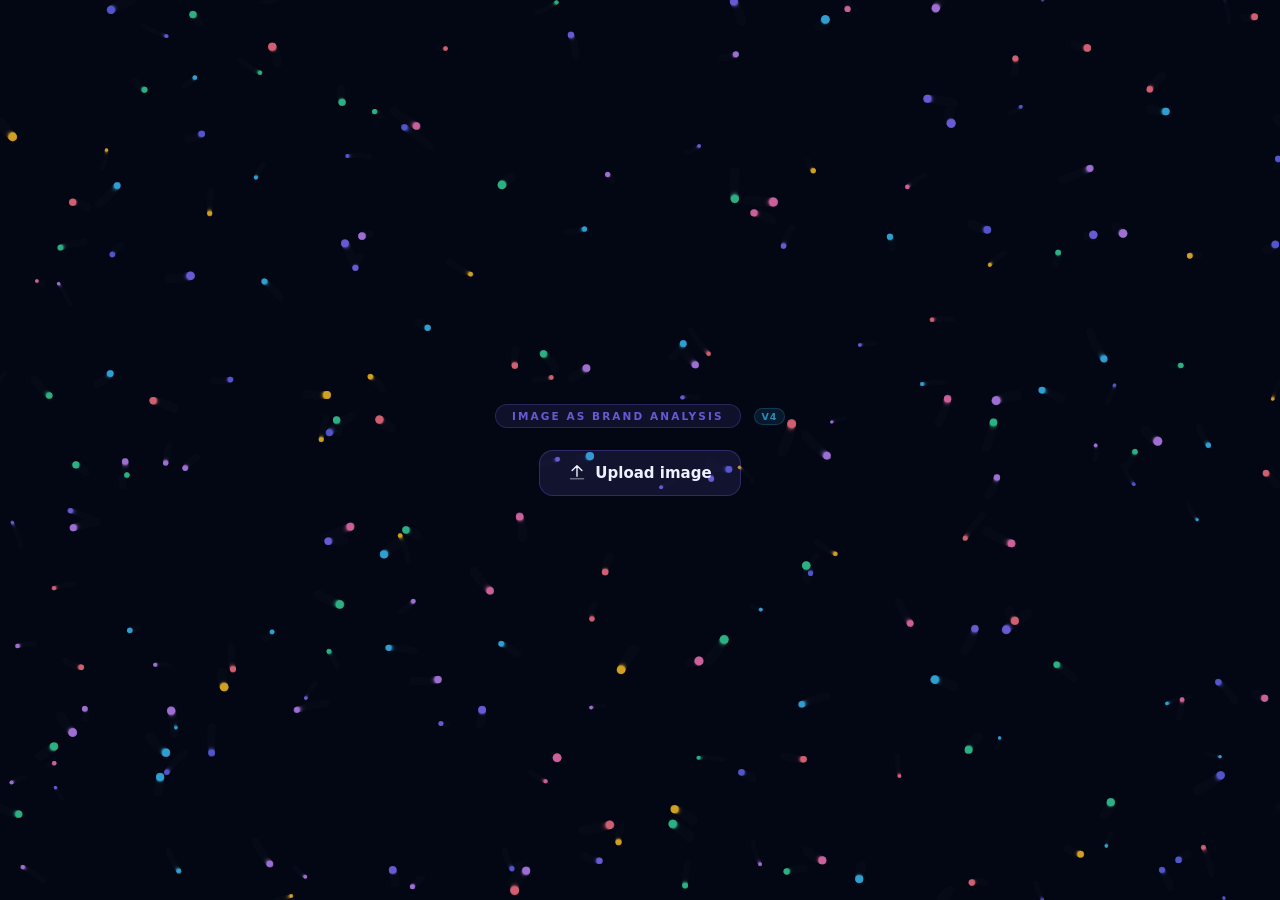
<file: index.html>
<!doctype html>
<html lang="en">
<head>
  <meta charset="UTF-8"/>
  <meta name="viewport" content="width=device-width,initial-scale=1,viewport-fit=cover"/>
  <title>VISU</title>
  <link rel="stylesheet" href="styles.css"/>
</head>
<body>

<!-- ── PAGE 1 ─────────────────────────────────────── -->
<div id="page1" class="page">
  <canvas id="demo-canvas"></canvas>
  <div class="p1-center">
    <div class="p1-eyebrow">
      <span class="p1-label">Image as brand analysis</span>
      <span class="v-badge">v4</span>
    </div>
    <label class="upload-btn" for="file-input">
      <svg viewBox="0 0 22 22" fill="none">
        <path d="M11 3v12M5 8l6-6 6 6" stroke="currentColor" stroke-width="1.7"
              stroke-linecap="round" stroke-linejoin="round"/>
        <path d="M3 18h16" stroke="currentColor" stroke-width="1.7"
              stroke-linecap="round" opacity="0.4"/>
      </svg>
      Upload image
    </label>
    <input id="file-input" type="file" accept="image/*"/>
  </div>
</div>

<!-- ── PAGE 2 ─────────────────────────────────────── -->
<div id="page2" class="page is-hidden">
  <canvas id="vis-canvas"></canvas>

  <!-- Loading overlay -->
  <div id="p2-loader" class="p2-loader">
    <svg class="ld-spinner" viewBox="0 0 44 44" fill="none">
      <circle cx="22" cy="22" r="18" stroke="rgba(255,255,255,0.06)" stroke-width="2.5"/>
      <circle cx="22" cy="22" r="18" stroke="url(#ldg)" stroke-width="2.5"
              stroke-linecap="round" stroke-dasharray="88" stroke-dashoffset="66"
              class="ld-arc"/>
      <defs>
        <linearGradient id="ldg" x1="0" y1="0" x2="44" y2="44" gradientUnits="userSpaceOnUse">
          <stop stop-color="rgba(var(--img-primary,124,108,252),1)"/>
          <stop offset="1" stop-color="rgba(var(--img-accent,56,189,248),1)"/>
        </linearGradient>
      </defs>
    </svg>
    <p class="ld-msg" id="ld-msg">Analysing…</p>
    <div class="ld-bar"><div class="ld-fill" id="ld-fill"></div></div>
    <p class="ld-pct" id="ld-pct">0%</p>
  </div>

  <!-- Fade overlay for treatment transitions -->
  <div id="vis-fade" class="vis-fade"></div>

  <!-- Top control bar -->
  <header class="ctrl-bar" id="ctrl-bar">
    <div class="ctrl-left">
      <span class="logo">VISU<span class="v-badge">v4</span></span>
      <span class="ctrl-sep-v"></span>
      <span class="vis-title" id="vis-title">—</span>
    </div>

    <nav class="ctrl-actions" id="ctrl-actions">
      <button class="cb" id="btn-history"  data-tip="History">
        <svg viewBox="0 0 18 18" fill="none">
          <rect x="2" y="2" width="6" height="6" rx="1.5" stroke="currentColor" stroke-width="1.5"/>
          <rect x="10" y="2" width="6" height="6" rx="1.5" stroke="currentColor" stroke-width="1.5"/>
          <rect x="2" y="10" width="6" height="6" rx="1.5" stroke="currentColor" stroke-width="1.5"/>
          <rect x="10" y="10" width="6" height="6" rx="1.5" stroke="currentColor" stroke-width="1.5"/>
        </svg>
      </button>
      <button class="cb" id="btn-style" data-tip="Change style">
        <svg viewBox="0 0 18 18" fill="none">
          <path d="M9 2l1.5 4.5L15 8l-4.5 1.5L9 14l-1.5-4.5L3 8l4.5-1.5L9 2Z"
                stroke="currentColor" stroke-width="1.5" stroke-linejoin="round"/>
        </svg>
      </button>
      <span class="ctrl-divider"></span>
      <button class="cb" id="btn-cards" data-tip="Toggle cards">
        <svg viewBox="0 0 18 18" fill="none">
          <rect x="2" y="5" width="14" height="4" rx="1.5" stroke="currentColor" stroke-width="1.5"/>
          <rect x="2" y="11" width="14" height="4" rx="1.5" stroke="currentColor" stroke-width="1.5" opacity="0.45"/>
        </svg>
      </button>
      <button class="cb" id="btn-download" data-tip="Download">
        <svg viewBox="0 0 18 18" fill="none">
          <path d="M9 3v9M5 9l4 4 4-4" stroke="currentColor" stroke-width="1.5"
                stroke-linecap="round" stroke-linejoin="round"/>
          <path d="M3 15h12" stroke="currentColor" stroke-width="1.5"
                stroke-linecap="round" opacity="0.4"/>
        </svg>
      </button>
      <button class="cb" id="btn-replace" data-tip="Replace image">
        <svg viewBox="0 0 18 18" fill="none">
          <path d="M9 14V5M5 9l4-4 4 4" stroke="currentColor" stroke-width="1.5"
                stroke-linecap="round" stroke-linejoin="round"/>
          <path d="M3 15h12" stroke="currentColor" stroke-width="1.5"
                stroke-linecap="round" opacity="0.4"/>
        </svg>
      </button>
    </nav>

    <!-- Mobile hamburger -->
    <button class="ctrl-more" id="ctrl-more" aria-label="Actions" aria-expanded="false">
      <svg class="icon-menu" viewBox="0 0 18 18" fill="none">
        <path d="M3 5h12M3 9h12M3 13h12" stroke="currentColor" stroke-width="1.6"
              stroke-linecap="round"/>
      </svg>
      <svg class="icon-close" viewBox="0 0 18 18" fill="none">
        <path d="M4 4l10 10M14 4L4 14" stroke="currentColor" stroke-width="1.6"
              stroke-linecap="round"/>
      </svg>
    </button>
  </header>

  <!-- Slide-down panels -->
  <div class="panel" id="panel-history" aria-hidden="true">
    <div class="panel-inner">
      <p class="panel-label">History</p>
      <div class="history-list" id="history-list"></div>
    </div>
  </div>

  <div class="panel" id="panel-style" aria-hidden="true">
    <div class="panel-inner">
      <p class="panel-label">Visual Style</p>
      <div class="style-grid" id="style-grid"></div>
    </div>
  </div>

  <!-- Horizontal cards strip -->
  <div class="cards-strip" id="cards-strip">
    <div class="cards-scroll" id="cards-scroll"></div>
  </div>
</div>

<!-- Hidden replace input -->
<input id="file-replace" type="file" accept="image/*" style="position:fixed;left:-9999px;top:-9999px"/>

<script src="analysis.js"></script>
<script src="treatments.js"></script>
<script src="cards.js"></script>
<script src="app.js"></script>
</body>
</html>
</file>
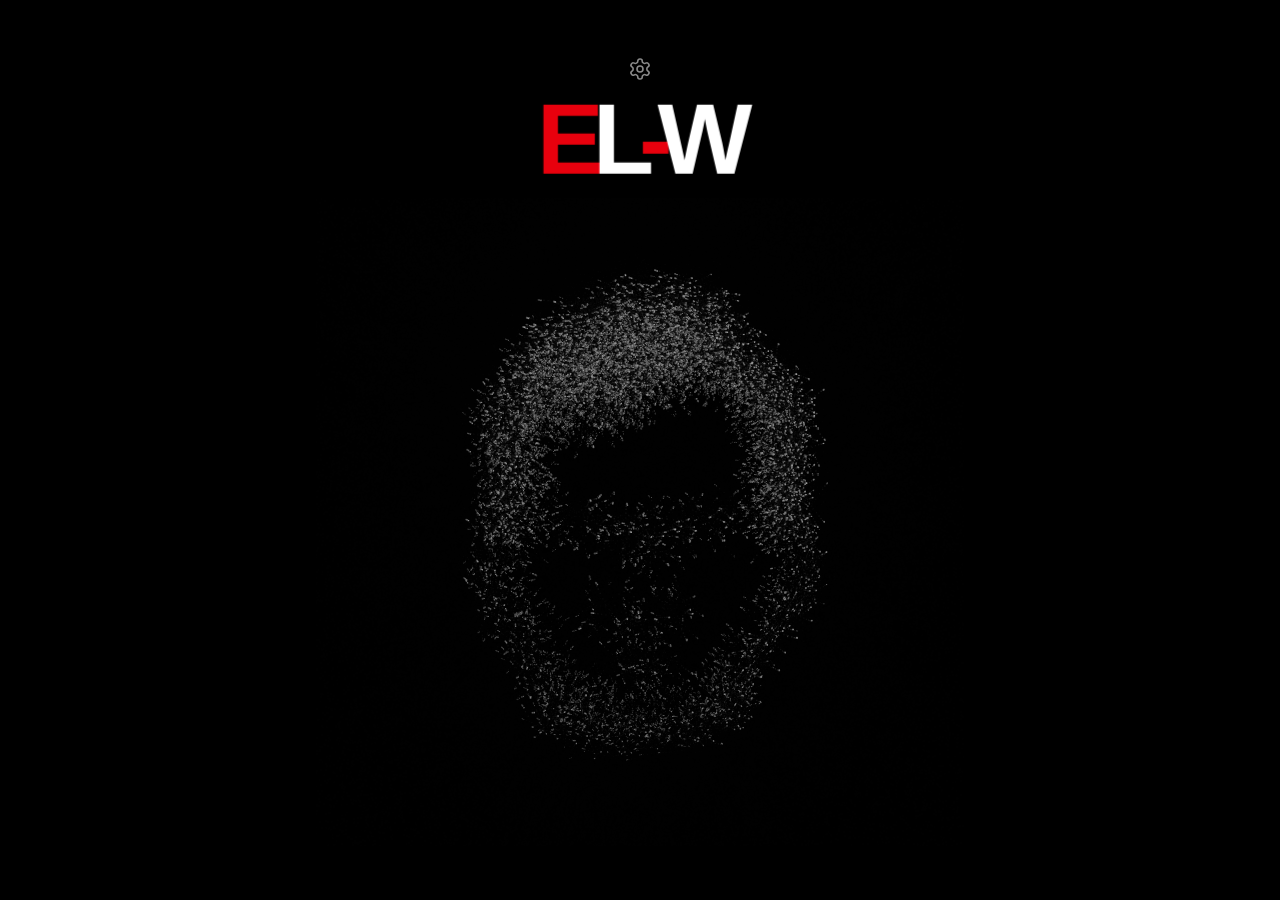
<file: elw/index.html>
<!doctype html>
<html lang="en" translate="no">
<head>
  <meta charset="UTF-8"/>
  <meta name="viewport" content="width=device-width,initial-scale=1"/>
  <meta name="google" content="notranslate"/>
  <title>EL-W</title>
  <link rel="stylesheet" href="styles.css?v=4"/>
</head>
<body>
  <div class="wrapper">
    <button id="cog" class="cog" type="button" aria-label="Settings" aria-expanded="false" aria-controls="settings">
      <svg viewBox="0 0 24 24" fill="none" stroke="currentColor" stroke-width="1.6" stroke-linecap="round" stroke-linejoin="round" aria-hidden="true"><path d="M12.22 2h-.44a2 2 0 0 0-2 2v.18a2 2 0 0 1-1 1.73l-.43.25a2 2 0 0 1-2 0l-.15-.08a2 2 0 0 0-2.73.73l-.22.38a2 2 0 0 0 .73 2.73l.15.1a2 2 0 0 1 1 1.72v.51a2 2 0 0 1-1 1.74l-.15.09a2 2 0 0 0-.73 2.73l.22.38a2 2 0 0 0 2.73.73l.15-.08a2 2 0 0 1 2 0l.43.25a2 2 0 0 1 1 1.73V20a2 2 0 0 0 2 2h.44a2 2 0 0 0 2-2v-.18a2 2 0 0 1 1-1.73l.43-.25a2 2 0 0 1 2 0l.15.08a2 2 0 0 0 2.73-.73l.22-.39a2 2 0 0 0-.73-2.73l-.15-.08a2 2 0 0 1-1-1.74v-.5a2 2 0 0 1 1-1.74l.15-.09a2 2 0 0 0 .73-2.73l-.22-.38a2 2 0 0 0-2.73-.73l-.15.08a2 2 0 0 1-2 0l-.43-.25a2 2 0 0 1-1-1.73V4a2 2 0 0 0-2-2z"/><circle cx="12" cy="12" r="3"/></svg>
    </button>
    <h1 class="logotype" aria-label="EL-W">
      <span class="red">E</span><span class="white">L</span><span class="red hyphen">-</span><span class="white">W</span>
    </h1>
    <canvas id="canvas"></canvas>
  </div>
  <aside id="settings" class="panel" aria-label="Settings" hidden>
    <header>
      <h2>Settings</h2>
      <button class="close" type="button" aria-label="Close settings">&times;</button>
    </header>
    <form onsubmit="return false"></form>
    <button class="reset" type="button">Reset to defaults</button>
  </aside>
  <script src="sketch.js?v=4"></script>
</body>
</html>
</file>
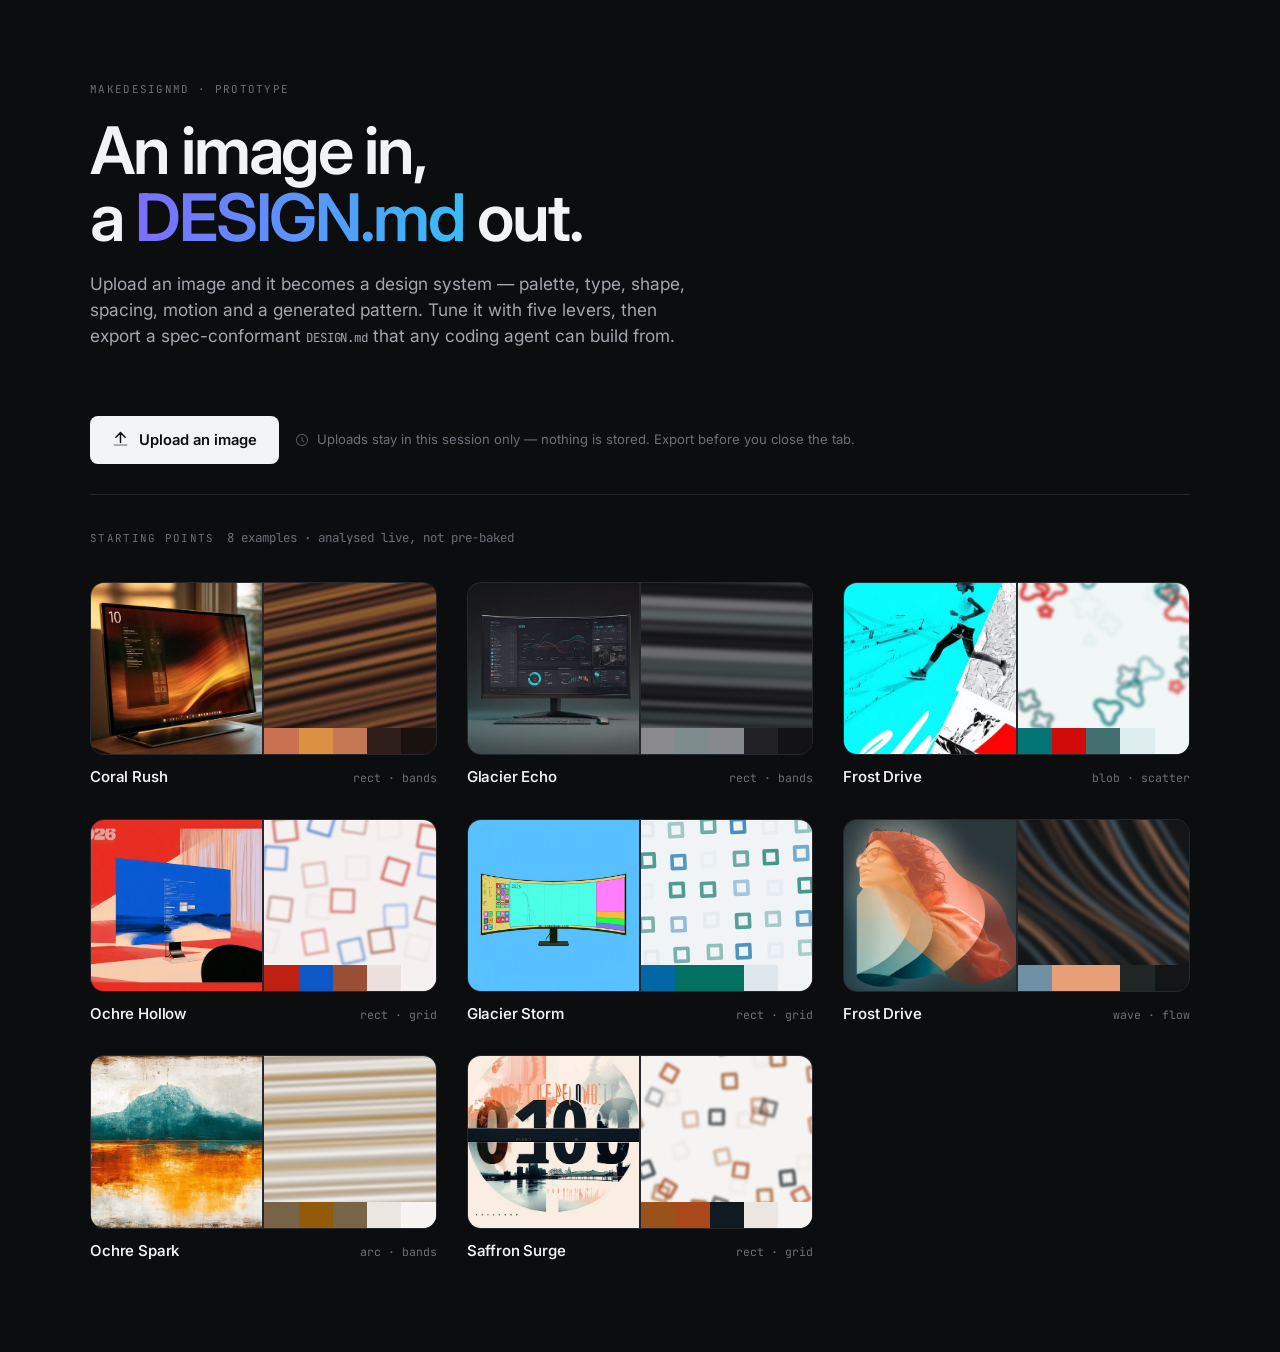
<file: redesign/prototype/index.html>
<!doctype html>
<html lang="en">
<head>
<meta charset="utf-8" />
<meta name="viewport" content="width=device-width, initial-scale=1" />
<title>makedesignMD — image to DESIGN.md</title>
<link rel="preconnect" href="https://fonts.googleapis.com">
<link rel="preconnect" href="https://fonts.gstatic.com" crossorigin>
<link href="https://fonts.googleapis.com/css2?family=Inter:wght@100..900&family=JetBrains+Mono:wght@100..800&display=swap" rel="stylesheet">
<style>
/* ─────────────────────────────────────────────────────────
   App chrome. Deliberately quiet so the generated system
   is the loudest thing on screen. Accent, radius and motion
   are overwritten live by the generated tokens — "the
   interface wears the system it's describing".
   ───────────────────────────────────────────────────────── */
:root{
  --bg:#0c0d0f; --bg-2:#121316; --bg-3:#191b1f;
  --line:#26282d; --line-2:#33363c;
  --ink:#f2f3f5; --ink-2:#a3a7ae; --ink-3:#6b7078;
  --accent:#7c6cfc; --accent-2:#38bdf8;
  --r:14px; --r-sm:8px;
  --ui:'Inter',system-ui,-apple-system,sans-serif;
  --mono:'JetBrains Mono',ui-monospace,monospace;
  --dur:.24s; --ease:cubic-bezier(.2,0,0,1);
}
*{box-sizing:border-box;margin:0;padding:0}
html,body{height:100%}
body{
  background:var(--bg); color:var(--ink); font-family:var(--ui);
  font-size:15px; line-height:1.5; -webkit-font-smoothing:antialiased;
  overflow-x:hidden;
}
button,input,select{font:inherit;color:inherit}
button{background:none;border:none;cursor:pointer}

/* 2.4.7 Focus Visible + 1.4.11 non-text contrast.
   `tertiary` is guaranteed ≥4.5:1 against both grounds, comfortably over the
   3:1 a focus indicator needs. The offset keeps the ring off the control's
   own edge so it stays visible on filled buttons. */
:focus-visible{
  outline:3px solid var(--s-accent, var(--accent));
  outline-offset:2px;
  border-radius:2px;
}
#dashboard :focus-visible{outline-color:var(--s-accent)}

/* 2.5.5 Target Size — the HIT AREA is 44×44, the VISUAL size is a token.
   Forcing min-height:44px on the element itself was the wrong fix: it made
   every button the same size and took the control away. An invisible
   pseudo-element carries the target instead, so a 26px button is still
   comfortably reachable. */
.tap{position:relative}
.tap::before{
  content:'';position:absolute;left:50%;top:50%;
  transform:translate(-50%,-50%);
  width:100%;min-width:44px;height:100%;min-height:44px;
}

/* 2.3.3 — we preach reduced motion in the export, so honour it here. */
@media (prefers-reduced-motion: reduce){
  *,*::before,*::after{
    animation-duration:.01ms !important; animation-iteration-count:1 !important;
    transition-duration:.01ms !important; scroll-behavior:auto !important;
  }
}
::-webkit-scrollbar{width:10px;height:10px}
::-webkit-scrollbar-thumb{background:var(--line-2);border-radius:99px}
::-webkit-scrollbar-track{background:transparent}

.mono{font-family:var(--mono);font-size:.78rem;letter-spacing:-.01em}
.eyebrow{
  font-family:var(--mono); font-size:.68rem; text-transform:uppercase;
  letter-spacing:.12em; color:var(--ink-3);
}
.screen{display:none}
.screen.on{display:block}

/* ── Landing ───────────────────────────────────────────── */
.wrap{max-width:1180px;margin:0 auto;padding:0 clamp(16px,4vw,40px)}

.masthead{padding:clamp(48px,9vh,104px) 0 clamp(28px,5vh,52px)}
.masthead h1{
  font-size:clamp(2.1rem,6.4vw,4.1rem); font-weight:600;
  letter-spacing:-.035em; line-height:1.02; max-width:16ch;
}
.masthead h1 em{
  font-style:normal;
  background:linear-gradient(96deg,var(--accent),var(--accent-2));
  -webkit-background-clip:text;background-clip:text;color:transparent;
}
.masthead p{
  color:var(--ink-2); max-width:56ch; margin-top:20px;
  font-size:clamp(.95rem,1.6vw,1.08rem);
}
.masthead .eyebrow{margin-bottom:20px}

.bar{
  display:flex; flex-wrap:wrap; gap:16px; align-items:center;
  padding:22px 0 30px; border-bottom:1px solid var(--line);
}
.up-btn{
  display:inline-flex;align-items:center;gap:10px;
  background:var(--ink); color:#0c0d0f; font-weight:600; font-size:.92rem;
  padding:13px 22px; border-radius:var(--r-sm); min-height:46px;
  transition:transform var(--dur) var(--ease), opacity var(--dur) var(--ease);
}
.up-btn:hover{transform:translateY(-1px)}
.up-btn:active{transform:translateY(0)}
.up-btn svg{width:17px;height:17px}
#file{position:absolute;width:1px;height:1px;opacity:0;pointer-events:none}
.session-note{
  display:flex;align-items:center;gap:8px;
  color:var(--ink-3); font-size:.82rem;
}
.session-note svg{width:14px;height:14px;flex:none;opacity:.7}

/* ── Paired tiles ──────────────────────────────────────── */
.grid{
  display:grid; gap:clamp(18px,2.6vw,30px);
  grid-template-columns:repeat(auto-fill,minmax(min(100%,290px),1fr));
  padding:34px 0 90px;
}
.sect-head{display:flex;align-items:baseline;gap:12px;padding-top:34px}
.sect-head .count{color:var(--ink-3);font-size:.78rem;font-family:var(--mono)}

.tile{text-align:left;width:100%;display:block;transition:transform var(--dur) var(--ease)}
.tile:hover{transform:translateY(-3px)}
.tile:focus-visible{outline:2px solid var(--accent);outline-offset:4px;border-radius:var(--r)}
/* the paired frame — source and output at identical size */
.pair{
  display:grid; grid-template-columns:1fr 1fr; gap:2px;
  background:var(--line); border:1px solid var(--line);
  border-radius:var(--r); overflow:hidden;
}
.pane{aspect-ratio:1/1;background:var(--bg-2);position:relative;overflow:hidden}
.pane img{width:100%;height:100%;object-fit:cover;display:block}
.pane canvas{width:100%;height:100%;display:block}
/* palette strip along the bottom of the output pane */
.strip{position:absolute;left:0;right:0;bottom:0;height:15%;display:flex}
.strip i{flex:1;display:block}
.tile-meta{display:flex;align-items:baseline;justify-content:space-between;gap:10px;padding-top:11px}
.tile-name{font-weight:550;font-size:.94rem;letter-spacing:-.01em}
.tile-sub{color:var(--ink-3);font-size:.72rem;font-family:var(--mono)}

/* empty seed slots — awaiting the 8 real images */
.pane.empty{
  display:grid;place-items:center;
  background:
    repeating-linear-gradient(45deg,transparent,transparent 7px,rgba(255,255,255,.018) 7px,rgba(255,255,255,.018) 14px),
    var(--bg-2);
}
.pane.empty span{
  font-family:var(--mono);font-size:.6rem;text-transform:uppercase;
  letter-spacing:.1em;color:var(--ink-3);opacity:.55;text-align:center;padding:0 8px;
}
.pane-wait{
  position:absolute;inset:0;display:grid;place-items:center;background:var(--bg-2);
}
.pane-wait span{
  font-family:var(--mono);font-size:.6rem;text-transform:uppercase;
  letter-spacing:.1em;color:var(--ink-3);opacity:.6;
}
.tile.placeholder{pointer-events:none}
.tile.placeholder .tile-name{color:var(--ink-3);font-weight:400}

/* drop state */
body.dragging::after{
  content:'Drop to generate';
  position:fixed;inset:14px;z-index:99;
  border:2px dashed var(--accent);border-radius:var(--r);
  background:rgba(12,13,15,.86);backdrop-filter:blur(3px);
  display:grid;place-items:center;
  font-family:var(--mono);font-size:.85rem;letter-spacing:.06em;
  text-transform:uppercase;color:var(--accent);
  pointer-events:none;
}

/* ── Dashboard ─────────────────────────────────────────
   Page 2 is styled BY the system it generates. Every value
   below resolves to a token from the exported DESIGN.md —
   surface, on-surface, primary, tertiary, the spacing scale,
   the radius scale, the motion durations and the chosen
   typeface. Change the image and this page changes with it.
   ───────────────────────────────────────────────────────── */
#dashboard{
  /* fallbacks only — applySystem() overwrites all of these */
  --s-bg:#fff; --s-panel:#f4f4f5; --s-ink-rgb:20,20,22;
  --s-primary:#333; --s-accent:#7c6cfc; --s-secondary:#777;
  --s-r:12px; --s-r-sm:6px; --s-r-lg:20px;
  --s-pad:20px; --s-gap:10px;
  --s-dur:200ms; --s-ease:cubic-bezier(.2,0,0,1);
  --s-font:var(--ui); --s-label:var(--mono);
  --s-ink:rgb(var(--s-ink-rgb));
  --s-ink-2:rgba(var(--s-ink-rgb),.66);
  --s-ink-3:rgba(var(--s-ink-rgb),.44);
  --s-line:rgba(var(--s-ink-rgb),.13);
  --s-line-soft:rgba(var(--s-ink-rgb),.07);
  background:var(--s-bg); color:var(--s-ink);
  font-family:var(--s-font);
  min-height:100vh;
}
/* The generated pattern sits behind the whole page, quietly. It is the
   same renderer that fills the gallery tile — so the page literally wears
   the motif taken from its own source image. */
#bg-pattern{
  position:fixed;inset:0;width:100%;height:100%;
  z-index:0;pointer-events:none;opacity:.16;
  transition:opacity var(--s-dur) var(--s-ease);
}
.dash,.topbar{position:relative;z-index:1}
#dashboard .eyebrow{font-family:var(--s-label);color:var(--s-ink-3)}
#dashboard .mono{font-family:var(--s-label)}

.topbar{
  position:sticky;top:0;z-index:20;
  display:flex;align-items:center;gap:var(--s-gap);flex-wrap:wrap;
  padding:calc(var(--s-pad)*.6) var(--s-pad);
  background:color-mix(in srgb, var(--s-bg) 88%, transparent);
  backdrop-filter:blur(14px);
  border-bottom:1px solid var(--s-line);
}
.back{
  display:inline-flex;align-items:center;gap:7px;
  color:var(--s-ink-2);font-size:.86rem;padding:8px 14px;margin-left:-14px;
  border-radius:var(--s-r-sm);height:var(--s-btn-h,44px);
  transition:color var(--s-dur) var(--s-ease),background var(--s-dur) var(--s-ease);
}
.back:hover{color:var(--s-ink);background:var(--s-panel)}
.back svg{width:15px;height:15px}
.sys-name{font-weight:600;letter-spacing:-.015em;font-size:1.02rem}
.sys-tags{display:flex;gap:6px;flex-wrap:wrap}
.tag{
  font-family:var(--s-label);font-size:.63rem;text-transform:uppercase;letter-spacing:.09em;
  padding:4px 9px;border-radius:var(--s-r-sm);background:var(--s-panel);color:var(--s-ink-2);
  border:1px solid var(--s-line);
}
.topbar .spacer{flex:1}
.export-btn{
  background:var(--s-accent);color:var(--s-bg);font-weight:600;font-size:.86rem;
  padding:var(--s-btn-pad,12px 18px);border-radius:var(--s-r-sm);
  height:var(--s-btn-h,44px);display:inline-flex;align-items:center;justify-content:center;
  font-family:var(--s-font);
  transition:filter var(--s-dur) var(--s-ease),transform var(--s-dur) var(--s-ease);
}
.export-btn:hover{filter:brightness(1.1);transform:translateY(-1px)}

.dash{
  display:grid;
  grid-template-columns:minmax(230px,300px) minmax(0,1fr) minmax(240px,320px);
  min-height:calc(100vh - 61px);
}
.col{padding:var(--s-pad);min-width:0;background:color-mix(in srgb, var(--s-bg) 90%, transparent)}
.col + .col{border-inline-start:1px solid var(--s-line)}
.col-src,.col-lev{position:sticky;top:61px;align-self:start;max-height:calc(100vh - 61px);overflow-y:auto}
.col-src{background:color-mix(in srgb, var(--s-panel) 88%, transparent)}
@media (max-width:1080px){
  .dash{grid-template-columns:1fr}
  .col-src,.col-lev{position:static;max-height:none}
}

.src-img{
  width:100%;aspect-ratio:1/1;object-fit:cover;
  border-radius:var(--s-r);border:1px solid var(--s-line);display:block;
}
.sw-grid{display:grid;grid-template-columns:repeat(4,1fr);gap:calc(var(--s-gap)*.7);margin-top:var(--s-gap)}
.sw{
  aspect-ratio:1/1;border-radius:var(--s-r-sm);border:1px solid var(--s-secondary);
  position:relative;min-height:44px;
  transition:transform var(--s-dur) var(--s-ease),opacity var(--s-dur) var(--s-ease);
}
.sw:hover{transform:scale(1.06)}
.sw.off{opacity:.22}
.sw.off::after{
  content:'';position:absolute;inset:0;border-radius:inherit;
  background:linear-gradient(45deg,transparent 46%,var(--s-ink) 46%,var(--s-ink) 54%,transparent 54%);
  opacity:.55;
}
.src-note{color:var(--s-ink-3);font-size:.74rem;margin-top:11px;line-height:1.45}

/* token groups */
.group{border-bottom:1px solid var(--s-line);padding:0 0 var(--s-pad);margin-bottom:var(--s-pad)}
.group:last-child{border-bottom:none}
.group > .eyebrow{margin-bottom:14px;display:block}
.tok{
  display:grid;grid-template-columns:minmax(0,1fr) auto;gap:6px 14px;
  align-items:center;padding:8px 0;border-bottom:1px solid var(--s-line-soft);
}
.tok:last-child{border-bottom:none}
.tok-k{font-family:var(--s-label);font-size:.76rem;color:var(--s-ink-2)}
.tok-v{font-family:var(--s-label);font-size:.76rem;text-align:right;white-space:nowrap;color:var(--s-ink)}
.tok-why{grid-column:1/-1;color:var(--s-ink-3);font-size:.73rem;line-height:1.45}
.tok-why b{color:var(--s-ink-2);font-weight:600}

.type-row{display:flex;align-items:baseline;gap:12px;padding:9px 0;border-bottom:1px solid var(--s-line-soft);flex-wrap:wrap}
.type-row:last-child{border-bottom:none}
.type-spec{font-family:var(--s-label);font-size:.68rem;color:var(--s-ink-3);white-space:nowrap;margin-left:auto}
.type-sample{line-height:1.15;min-width:0;overflow:hidden;text-overflow:ellipsis;color:var(--s-ink)}

.font-card{
  border:1px solid var(--s-line);border-radius:var(--s-r);padding:var(--s-pad);
  margin-bottom:var(--s-gap);background:var(--s-panel);
}
.font-card .fc-top{display:flex;align-items:baseline;gap:10px;flex-wrap:wrap;margin-bottom:8px}
.font-card .fc-name{font-size:1.5rem;letter-spacing:-.02em;line-height:1.1}
.font-swap{
  background:var(--s-accent);color:var(--s-bg);
  font-family:var(--s-font);font-size:.78rem;font-weight:600;
  border-radius:var(--s-r-sm);padding:var(--s-btn-pad,9px 18px);margin-left:auto;
  height:var(--s-btn-h,44px);display:inline-flex;align-items:center;
  transition:filter var(--s-dur) var(--s-ease),transform var(--s-dur) var(--s-ease);
}
.font-swap:hover{filter:brightness(1.1);transform:translateY(-1px)}
.font-swap:active{transform:translateY(0)}

.lev-group{
  margin-top:var(--s-gap);padding:var(--s-gap) 0 0;
  border-top:1px solid var(--s-line);
}
.lev-group > .eyebrow{display:block;margin-bottom:2px}
.shape-pick{display:flex;flex-wrap:wrap;gap:6px}
.shape-pick button{
  font-family:var(--s-label);font-size:.7rem;
  padding:var(--s-chip-pad,6px 12px);height:var(--s-chip-h,32px);
  display:inline-flex;align-items:center;
  border-radius:var(--s-r-sm);
  border:1px solid var(--s-secondary);color:var(--s-ink-2);
  transition:all var(--s-dur) var(--s-ease);
}
.shape-pick button:hover{color:var(--s-ink);border-color:var(--s-ink-3)}
.shape-pick button.inferred{border-color:var(--s-accent);border-width:2px;color:var(--s-ink)}
/* the inferred choice is marked with a glyph as well as a border — 1.4.1,
   colour is never the only carrier of meaning */
.shape-pick button.inferred::after{content:' ·';font-weight:700}
.shape-pick button.on{background:var(--s-accent);color:var(--s-bg);border-color:var(--s-accent);font-weight:600}

.pat-wrap{border:1px solid var(--s-line);border-radius:var(--s-r);overflow:hidden;background:var(--s-panel)}
#pat-big{width:100%;aspect-ratio:2/1;display:block}

.pill{font-family:var(--s-label);font-size:.62rem;padding:3px 7px;border-radius:var(--s-r-sm);border:1px solid currentColor}
.pill.pass{color:#15803d}
.pill.warn{color:#a16207}
.pill.fail{color:#b91c1c}

/* levers */
.lever{padding:15px 0;border-bottom:1px solid var(--s-line-soft)}
.lever:last-of-type{border-bottom:none}
.lev-top{display:flex;align-items:baseline;justify-content:space-between;gap:10px;margin-bottom:9px}
.lev-name{font-size:.87rem;font-weight:600;color:var(--s-ink)}
.lev-val{font-family:var(--s-label);font-size:.7rem;color:var(--s-accent)}
.lev-ends{display:flex;justify-content:space-between;font-family:var(--s-label);font-size:.62rem;color:var(--s-ink-3);margin-top:6px;text-transform:uppercase;letter-spacing:.06em}
#dashboard input[type=range]{-webkit-appearance:none;appearance:none;width:100%;height:44px;background:transparent;cursor:pointer}
#dashboard input[type=range]::-webkit-slider-runnable-track{height:4px;background:var(--s-secondary);border-radius:99px}
#dashboard input[type=range]::-moz-range-track{height:4px;background:var(--s-secondary);border-radius:99px}
#dashboard input[type=range]::-webkit-slider-thumb{
  -webkit-appearance:none;width:16px;height:16px;border-radius:50%;
  background:var(--s-accent);margin-top:-7px;border:2px solid var(--s-bg);
  transition:transform var(--s-dur) var(--s-ease);
}
#dashboard input[type=range]::-moz-range-thumb{width:16px;height:16px;border-radius:50%;background:var(--s-accent);border:2px solid var(--s-bg)}
#dashboard input[type=range]:active::-webkit-slider-thumb{transform:scale(1.22)}
.lev-note{color:var(--s-ink-3);font-size:.71rem;line-height:1.45;margin-top:8px}

.a11y-box{margin-top:var(--s-gap);border:1px solid var(--s-line);border-radius:var(--s-r-sm);padding:12px;background:var(--s-panel)}
.a11y-box .eyebrow{display:block;margin-bottom:7px}
.a11y-row{display:flex;justify-content:space-between;gap:10px;font-family:var(--s-label);font-size:.7rem;padding:3px 0;color:var(--s-ink)}
.a11y-row span:last-child{color:var(--s-ink-2)}
.a11y-why{color:var(--s-ink-3);font-size:.69rem;line-height:1.4;margin-top:8px}

.reset{
  width:100%;margin-top:var(--s-gap);border:1px solid var(--s-line);border-radius:var(--s-r-sm);
  padding:var(--s-btn-pad,11px);font-size:.8rem;color:var(--s-ink-2);
  height:var(--s-btn-h,44px);font-family:var(--s-font);
  transition:color var(--s-dur) var(--s-ease),border-color var(--s-dur) var(--s-ease);
}
.reset:hover{color:var(--s-ink);border-color:var(--s-ink-3)}

/* a strip of live component previews, built from the tokens */
.demo{display:flex;flex-wrap:wrap;gap:var(--s-gap);align-items:center;margin-bottom:14px}
.demo-btn{
  background:var(--s-primary);color:var(--s-bg);border-radius:var(--s-r-sm);
  padding:var(--s-btn-pad,11px 16px);font-family:var(--s-font);font-size:.85rem;
  height:var(--s-btn-h,44px);display:inline-flex;align-items:center;justify-content:center;
  transition:background var(--s-dur) var(--s-ease),transform var(--s-dur) var(--s-ease);
}
.demo-btn:hover{background:var(--s-accent);transform:translateY(-1px)}
.demo-btn.ghost2{background:transparent;color:var(--s-ink);border:1px solid var(--s-secondary)}
.demo-card{
  border:1px solid var(--s-line);border-radius:var(--s-r-lg);padding:var(--s-pad);
  background:var(--s-panel);flex:1;min-width:190px;
}
.demo-card h4{font-size:1.05rem;margin-bottom:4px;color:var(--s-ink)}
.demo-card p{font-size:.8rem;color:var(--s-ink-2);line-height:1.5}

/* ── Export sheet ──────────────────────────────────────── */
.sheet{
  position:fixed;inset:0;z-index:60;display:none;
  background:rgba(6,7,8,.72);backdrop-filter:blur(6px);
  padding:clamp(12px,4vh,44px);
}
.sheet.on{display:grid;place-items:center}
.sheet-inner{
  width:min(880px,100%);max-height:100%;display:flex;flex-direction:column;
  background:var(--bg-2);border:1px solid var(--line);border-radius:var(--r);overflow:hidden;
}
.sheet-head{display:flex;align-items:center;gap:12px;padding:16px 20px;border-bottom:1px solid var(--line);flex-wrap:wrap}
.sheet-head h2{font-size:1rem;font-weight:600}
.sheet-head .spacer{flex:1}
.lint{display:flex;align-items:center;gap:7px;font-family:var(--mono);font-size:.68rem;color:#4ade80}
.lint svg{width:13px;height:13px;flex:none}
pre#md-out{
  flex:1;overflow:auto;margin:0;padding:20px;
  font-family:var(--mono);font-size:.72rem;line-height:1.65;color:var(--ink-2);
  white-space:pre-wrap;word-break:break-word;
}
.sheet-foot{display:flex;gap:10px;padding:14px 20px;border-top:1px solid var(--line);flex-wrap:wrap}
.ghost{
  border:1px solid var(--line);border-radius:var(--r-sm);padding:11px 18px;
  font-size:.86rem;color:var(--ink-2);min-height:44px;
  transition:color var(--dur) var(--ease),border-color var(--dur) var(--ease);
}
.ghost:hover{color:var(--ink);border-color:var(--line-2)}

/* ── Loader ────────────────────────────────────────────── */
.loader{position:fixed;inset:0;z-index:80;display:none;place-items:center;background:var(--bg)}
.loader.on{display:grid}
.loader .lb{width:min(260px,60vw);height:2px;background:var(--line);border-radius:99px;overflow:hidden;margin-top:18px}
.loader .lf{height:100%;width:0;background:linear-gradient(90deg,var(--accent),var(--accent-2));transition:width .18s linear}
.loader p{font-family:var(--mono);font-size:.74rem;color:var(--ink-3);text-align:center}

@media (max-width:620px){
  .topbar .sys-tags{display:none}
}
</style>
</head>
<body>

<!-- ═══════════════════ LANDING ═══════════════════ -->
<section id="landing" class="screen on">
  <div class="wrap">
    <header class="masthead">
      <div class="eyebrow">makedesignMD · prototype</div>
      <h1>An image in,<br>a <em>DESIGN.md</em> out.</h1>
      <p>
        Upload an image and it becomes a design system — palette, type, shape,
        spacing, motion and a generated pattern. Tune it with five levers, then
        export a spec-conformant <span class="mono">DESIGN.md</span> that any
        coding agent can build from.
      </p>
    </header>

    <div class="bar">
      <button class="up-btn tap" id="up1">
        <svg viewBox="0 0 22 22" fill="none">
          <path d="M11 3v12M5 8l6-6 6 6" stroke="currentColor" stroke-width="1.9" stroke-linecap="round" stroke-linejoin="round"/>
          <path d="M3 18h16" stroke="currentColor" stroke-width="1.9" stroke-linecap="round" opacity=".4"/>
        </svg>
        Upload an image
      </button>
      <input id="file" type="file" accept="image/*" aria-label="Upload an image to generate a design system" tabindex="-1" />
      <div class="session-note">
        <svg viewBox="0 0 16 16" fill="none">
          <circle cx="8" cy="8" r="6.4" stroke="currentColor" stroke-width="1.3"/>
          <path d="M8 5v3.4L10 10" stroke="currentColor" stroke-width="1.3" stroke-linecap="round"/>
        </svg>
        Uploads stay in this session only — nothing is stored. Export before you close the tab.
      </div>
    </div>

    <div id="mine-head" class="sect-head" style="display:none">
      <span class="eyebrow">Your session</span>
      <span class="count" id="mine-count"></span>
    </div>
    <div class="grid" id="mine" style="display:none"></div>

    <div class="sect-head">
      <span class="eyebrow">Starting points</span>
      <span class="count">8 examples · analysed live, not pre-baked</span>
    </div>
    <div class="grid" id="seeds"></div>
  </div>
</section>

<!-- ═══════════════════ DASHBOARD ═══════════════════ -->
<section id="dashboard" class="screen">
  <canvas id="bg-pattern" aria-hidden="true" role="presentation"></canvas>
  <div class="topbar">
    <button class="back tap" id="back">
      <svg viewBox="0 0 16 16" fill="none"><path d="M10 3L5 8l5 5" stroke="currentColor" stroke-width="1.6" stroke-linecap="round" stroke-linejoin="round"/></svg>
      Gallery
    </button>
    <div class="sys-name" id="sys-name">—</div>
    <div class="sys-tags" id="sys-tags"></div>
    <div class="spacer"></div>
    <button class="export-btn tap" id="export">Export DESIGN.md</button>
  </div>

  <div class="dash">
    <!-- LEFT — source -->
    <div class="col col-src">
      <span class="eyebrow" style="display:block;margin-bottom:12px">Source</span>
      <img class="src-img" id="src-img" alt="Uploaded source image" />
      <div class="sw-grid" id="sw-grid"></div>
      <p class="src-note">Click a swatch to drop it from the palette. The system recomputes around what's left.</p>
      <div style="margin-top:26px">
        <span class="eyebrow" style="display:block;margin-bottom:12px">Read from image</span>
        <div id="readout"></div>
        <p class="src-note" id="focus-note"></p>
      </div>
    </div>

    <!-- CENTRE — tokens -->
    <div class="col col-tok" id="tokens"></div>

    <!-- RIGHT — levers -->
    <div class="col col-lev">
      <span class="eyebrow" style="display:block;margin-bottom:6px">Levers</span>
      <p class="lev-note" style="margin:0 0 6px">Coupled by design — each lever moves several tokens together so the system stays internally consistent.</p>
      <div id="levers"></div>
      <div class="a11y-box" id="a11y"></div>
      <button class="reset tap" id="reset">Reset to image defaults</button>
    </div>
  </div>
</section>

<!-- ═══════════════════ EXPORT SHEET ═══════════════════ -->
<div class="sheet" id="sheet" role="dialog" aria-modal="true" aria-labelledby="sheet-title" aria-hidden="true">
  <div class="sheet-inner">
    <div class="sheet-head">
      <h2 id="sheet-title">DESIGN.md</h2>
      <div class="lint" id="lint" role="status" aria-live="polite">
        <svg viewBox="0 0 16 16" fill="none"><path d="M3 8.5l3.2 3.2L13 5" stroke="currentColor" stroke-width="1.9" stroke-linecap="round" stroke-linejoin="round"/></svg>
        <span id="lint-msg">structure valid</span>
      </div>
      <div class="spacer"></div>
      <button class="ghost tap" id="sheet-close" style="padding:10px 16px;min-height:44px">Close</button>
    </div>
    <pre id="md-out" tabindex="0" role="document" aria-label="Generated DESIGN.md preview"></pre>
    <div class="sheet-foot">
      <button class="export-btn tap" id="dl">Download DESIGN.md</button>
      <button class="ghost tap" id="copy">Copy to clipboard</button>
      <div class="spacer"></div>
      <button class="ghost tap" id="dl-svg">Download pattern.svg</button>
    </div>
  </div>
</div>

<!-- ═══════════════════ LOADER ═══════════════════ -->
<div class="loader" id="loader" role="status" aria-live="polite" aria-hidden="true">
  <div>
    <p id="ld-msg">Reading image…</p>
    <div class="lb"><div class="lf" id="ld-fill"></div></div>
  </div>
</div>

<script src="seeds-data.js"></script>
<script>
'use strict';
/* ══════════════════════════════════════════════════════════
   makedesignMD prototype
   Pipeline:  image → analysis → tokens → DESIGN.md
   All client-side. No build step, no storage, no API keys.
   ══════════════════════════════════════════════════════════ */

const $  = s => document.querySelector(s);
const $$ = s => [...document.querySelectorAll(s)];

const state = {
  entries: [],        // session uploads, newest first
  seeds:   [],        // the 8 shipped starting points
  active:  null,
  // tone/energy/speed/density are −1…+1 offsets from the image reading.
  // curve/padding are absolute 0–100; null means "still following the image".
  // shape is a manual override of the inferred pattern primitive.
  levers:  {tone:0, energy:0, speed:0, curve:null, padding:null,
            buttonSize:null, density:null, blur:null, opacity:null, shape:null},
  dropped: new Set(), // rejected swatch indices
};

/* ── 1. COLOUR MATHS ─────────────────────────────────── */
const clamp = (v,a,b) => Math.max(a, Math.min(b, v));
const lerp  = (a,b,t) => a + (b-a)*t;
const round = (v,n=0) => { const p = 10**n; return Math.round(v*p)/p; };

function rgbToHsl(r,g,b){
  r/=255; g/=255; b/=255;
  const mx=Math.max(r,g,b), mn=Math.min(r,g,b);
  let h=0,s=0; const l=(mx+mn)/2;
  if(mx!==mn){
    const d=mx-mn;
    s = l>.5 ? d/(2-mx-mn) : d/(mx+mn);
    if(mx===r) h=((g-b)/d+(g<b?6:0))/6;
    else if(mx===g) h=((b-r)/d+2)/6;
    else h=((r-g)/d+4)/6;
  }
  return [h*360, s*100, l*100];
}
function hslToRgb(h,s,l){
  h=((h%360)+360)%360; s=clamp(s,0,100)/100; l=clamp(l,0,100)/100;
  const c=(1-Math.abs(2*l-1))*s, x=c*(1-Math.abs((h/60)%2-1)), m=l-c/2;
  let r,g,b;
  if(h<60)      [r,g,b]=[c,x,0];
  else if(h<120)[r,g,b]=[x,c,0];
  else if(h<180)[r,g,b]=[0,c,x];
  else if(h<240)[r,g,b]=[0,x,c];
  else if(h<300)[r,g,b]=[x,0,c];
  else          [r,g,b]=[c,0,x];
  return [Math.round((r+m)*255), Math.round((g+m)*255), Math.round((b+m)*255)];
}
const hex = ([r,g,b]) => '#' + [r,g,b].map(v=>clamp(Math.round(v),0,255).toString(16).padStart(2,'0')).join('');

// WCAG relative luminance + contrast ratio
function relLum([r,g,b]){
  const f = v => { v/=255; return v<=.03928 ? v/12.92 : ((v+.055)/1.055)**2.4; };
  return .2126*f(r) + .7152*f(g) + .0722*f(b);
}
function contrast(a,b){
  const l1=relLum(a), l2=relLum(b);
  return (Math.max(l1,l2)+.05)/(Math.min(l1,l2)+.05);
}
const rate = r => r>=7 ? ['AAA','pass'] : r>=4.5 ? ['AA','pass'] : r>=3 ? ['AA Large','warn'] : ['Fail','fail'];

/* ── 2. K-MEANS (ported from analysis.js) ────────────── */
function kMeans(px, k=8, iters=14){
  if(!px.length) return [];
  k = Math.min(k, px.length);
  const step = Math.max(1, Math.floor(px.length/k));
  let cent = Array.from({length:k},(_,i)=>[...px[Math.min(i*step, px.length-1)]]);
  const asn = new Int32Array(px.length);
  const d2 = (a,b)=>(a[0]-b[0])**2+(a[1]-b[1])**2+(a[2]-b[2])**2;

  for(let it=0; it<iters; it++){
    for(let i=0;i<px.length;i++){
      let best=0,bd=Infinity;
      for(let c=0;c<k;c++){ const d=d2(px[i],cent[c]); if(d<bd){bd=d;best=c;} }
      asn[i]=best;
    }
    const sums=Array.from({length:k},()=>[0,0,0]), cnt=new Int32Array(k);
    for(let i=0;i<px.length;i++){
      const c=asn[i];
      sums[c][0]+=px[i][0]; sums[c][1]+=px[i][1]; sums[c][2]+=px[i][2]; cnt[c]++;
    }
    for(let c=0;c<k;c++) if(cnt[c]) cent[c]=sums[c].map(v=>v/cnt[c]);
  }
  const cnt=new Int32Array(k);
  for(let i=0;i<px.length;i++) cnt[asn[i]]++;
  let out = cent.map((color,i)=>({color:color.map(Math.round), count:cnt[i]}))
                .filter(e=>e.count>0)
                .sort((a,b)=>b.count-a.count);

  // Merge near-identical clusters. K-means happily returns #58c0fe and
  // #57c1fe as two separate "colours", which then become primary and
  // secondary — a palette with a duplicate in it.
  const merged = [];
  for(const c of out){
    const near = merged.find(m => Math.sqrt(d2(m.color, c.color)) < 20);
    if(near){
      const t = c.count/(near.count + c.count);
      near.color = near.color.map((v,i)=>Math.round(lerp(v, c.color[i], t)));
      near.count += c.count;
    } else merged.push({...c});
  }
  return merged.sort((a,b)=>b.count-a.count);
}

// Chroma, not HSL saturation. A near-white cream reads as "97% saturated"
// in HSL, which is why an unweighted pick hands you an accent nobody can
// see. Weighting by lightness distance from the extremes fixes it.
function chroma(rgb){
  const [,s,l] = rgbToHsl(...rgb);
  return s * (1 - Math.abs(2*l - 100)/100);
}

/* ── 3. STRUCTURE — Sobel edge / angle detection ─────────
   New work flagged in PLAN.md. Gives the pattern real
   geometry instead of faking direction from hue like v4.  */
function analyzeStructure(data, wFull, hFull){
  const gFull = new Float32Array(wFull*hFull);
  for(let i=0,p=0; i<data.length; i+=4, p++)
    gFull[p] = (data[i]*.299 + data[i+1]*.587 + data[i+2]*.114)/255;

  // Measure structure inside the subject region, not across the whole frame.
  const focus = analyzeFocus(data, gFull, wFull, hFull);
  const crop  = cropGray(gFull, wFull, hFull, focus);
  const g = crop.g, w = crop.w, h = crop.h;

  // Pass 1 — gradients. Store them so the threshold can adapt to the
  // image rather than being a fixed constant. A soft radial gradient and
  // a hard architectural edge live at completely different magnitudes;
  // a fixed cut-off silently discards the whole of the former.
  const N  = (w-2)*(h-2);
  const gm = new Float32Array(N);
  const ga = new Float32Array(N);
  let magSum = 0, p = 0;

  for(let y=1; y<h-1; y++){
    for(let x=1; x<w-1; x++){
      const i  = y*w+x;
      const gx = -g[i-w-1] - 2*g[i-1] - g[i+w-1] + g[i-w+1] + 2*g[i+1] + g[i+w+1];
      const gy = -g[i-w-1] - 2*g[i-w] - g[i-w+1] + g[i+w-1] + 2*g[i+w] + g[i+w+1];
      const m  = Math.hypot(gx, gy);
      gm[p] = m;
      ga[p] = Math.atan2(gy, gx);
      magSum += m; p++;
    }
  }

  const meanMag = N ? magSum/N : 0;
  // Adaptive: 0.9× the image's own mean gradient, with a small absolute
  // floor so sensor noise in a flat image doesn't read as structure.
  const thresh  = Math.max(0.012, meanMag * 0.9);

  const BINS = 36;                        // 5° bins over 180° (edges are undirected)
  const hist = new Float32Array(BINS);
  let counted = 0;

  for(let i=0;i<N;i++){
    if(gm[i] < thresh) continue;
    let a = ga[i]*180/Math.PI + 90;       // gradient direction +90° = edge direction
    a = ((a % 180) + 180) % 180;
    hist[Math.min(BINS-1, Math.floor(a/180*BINS))] += gm[i];
    counted++;
  }

  const coverage = N ? counted/N : 0;

  // A genuinely flat image has no structure to report. Say so, rather than
  // dividing by an empty histogram and inventing a dominant angle.
  if(coverage < 0.004 || meanMag < 0.004){
    return {
      dominantAngle:0, angularity:0, orthogonality:0, edgeDensity:0,
      structured:false, coverage, peakCount:0, rectilinearity:0,
      ...analyzeShape(g, w, h), ...focus,
    };
  }

  const total = hist.reduce((s,v)=>s+v, 0);
  let peak = 0;
  for(let i=1;i<BINS;i++) if(hist[i] > hist[peak]) peak = i;

  // angularity — how concentrated the histogram is.
  // High → architectural, one strong direction. Low → organic, directionless.
  const mean = total/BINS;
  const varr = hist.reduce((s,v)=>s+(v-mean)**2, 0)/BINS;
  const angularity = clamp(Math.sqrt(varr)/mean/2.2, 0, 1);

  const dominant = (peak + .5) * (180/BINS);
  const toOrtho  = Math.min(Math.abs(dominant), Math.abs(dominant-90), Math.abs(dominant-180))/45;

  // ── how many distinct directions? ──
  // One strong peak = stripes/bands. Two ≈90° apart = a grid. Many = scatter.
  const sm = i => (hist[(i-1+BINS)%BINS] + 2*hist[i] + hist[(i+1)%BINS])/4;
  const smoothed = Array.from({length:BINS}, (_,i)=>sm(i));
  const hiMark = Math.max(...smoothed)*.55;
  let peakCount = 0;
  for(let i=0;i<BINS;i++){
    const p=smoothed[(i-1+BINS)%BINS], c=smoothed[i], n=smoothed[(i+1)%BINS];
    if(c>=hiMark && c>=p && c>n) peakCount++;
  }

  // ── rectilinearity ──
  // Share of edge energy sitting on the dominant axis or its perpendicular.
  // High → boxes and hard corners. Low → curves and organic contour.
  const near = (i, centre) => {
    const d = Math.abs(((i-centre+BINS*1.5)%BINS)-BINS/2);
    return d <= 2.5;               // within ±12.5°
  };
  const perp = (peak + BINS/2) % BINS;
  let onAxis = 0;
  for(let i=0;i<BINS;i++) if(near(i,peak) || near(i,perp)) onAxis += hist[i];
  const rectilinearity = clamp(onAxis/total, 0, 1);

  return {
    dominantAngle: dominant,
    angularity,
    orthogonality: 1 - clamp(toOrtho, 0, 1),
    edgeDensity: clamp(meanMag/.35, 0, 1),
    structured: true,
    coverage,
    peakCount,
    rectilinearity,
    ...analyzeShape(g, w, h),
    ...focus,
  };
}

/* ── 3a. FOCUS — what is this image ABOUT?
   Whole-frame statistics describe the frame, not the subject. In a photo of
   a monitor in a room, the room is most of the pixels: beige walls dominate
   the palette and the flat wall dilutes every structural measurement, so the
   thing a designer actually looks at — the screen — gets averaged away.

   Score each cell for chroma and detail, keep the cells well above average,
   and take the bounding box of the largest connected run of them. Everything
   structural is then measured inside that box. */
function analyzeFocus(data, g, w, h){
  const CX = 32, CY = 24;
  const cw = Math.max(1, Math.floor(w/CX)), ch = Math.max(1, Math.floor(h/CY));
  const nx = Math.floor(w/cw), ny = Math.floor(h/ch);
  const score = new Float32Array(nx*ny);

  for(let cy=0;cy<ny;cy++) for(let cx=0;cx<nx;cx++){
    let chr=0, det=0, n=0;
    for(let y=cy*ch;y<(cy+1)*ch;y++) for(let x=cx*cw;x<(cx+1)*cw;x++){
      const i=(y*w+x)*4;
      chr += chroma([data[i],data[i+1],data[i+2]])/100;
      if(x>0 && y>0 && x<w-1 && y<h-1){
        const j=y*w+x;
        det += Math.abs(g[j]-g[j-1]) + Math.abs(g[j]-g[j-w]);
      }
      n++;
    }
    score[cy*nx+cx] = (chr/n)*0.58 + clamp((det/n)*9, 0, 1)*0.42;
  }

  const mean = score.reduce((a,b)=>a+b,0)/score.length;
  const max  = Math.max(...score);
  const thr  = mean + (max-mean)*0.34;

  // largest 4-connected blob of above-threshold cells
  const seen = new Uint8Array(nx*ny);
  let best = null;
  for(let i=0;i<nx*ny;i++){
    if(seen[i] || score[i] < thr) continue;
    const stack=[i]; seen[i]=1;
    let x0=nx, y0=ny, x1=-1, y1=-1, count=0;
    while(stack.length){
      const k=stack.pop(), kx=k%nx, ky=(k-kx)/nx;
      count++;
      if(kx<x0)x0=kx; if(kx>x1)x1=kx; if(ky<y0)y0=ky; if(ky>y1)y1=ky;
      const nb=[kx>0?k-1:-1, kx<nx-1?k+1:-1, ky>0?k-nx:-1, ky<ny-1?k+nx:-1];
      for(const m of nb) if(m>=0 && !seen[m] && score[m]>=thr){ seen[m]=1; stack.push(m); }
    }
    if(!best || count>best.count) best={x0,y0,x1,y1,count};
  }

  // Fall back to the whole frame if nothing stands out — a flat lay or a
  // studio shot legitimately has no subject region.
  const cov = best ? best.count/(nx*ny) : 1;
  if(!best || cov < 0.05 || cov > 0.86)
    return {fx0:0, fy0:0, fx1:w, fy1:h, focusCoverage:1, focused:false};

  return {
    fx0: Math.max(0, best.x0*cw),
    fy0: Math.max(0, best.y0*ch),
    fx1: Math.min(w, (best.x1+1)*cw),
    fy1: Math.min(h, (best.y1+1)*ch),
    focusCoverage: round(cov, 3),
    focused: true,
  };
}

// crop a grayscale plane to the focus box
function cropGray(g, w, h, f){
  const cw = f.fx1-f.fx0, chh = f.fy1-f.fy0;
  const out = new Float32Array(cw*chh);
  for(let y=0;y<chh;y++) for(let x=0;x<cw;x++) out[y*cw+x] = g[(y+f.fy0)*w + (x+f.fx0)];
  return {g:out, w:cw, h:chh};
}

/* ── 3b. SHAPE — what the image is made OF, not just which way it points.
   These metrics choose the pattern's primitive and its arrangement, so two
   images with the same dominant angle still produce different patterns. */
function analyzeShape(g, w, h){
  // row / column mean luminance → banding
  const rowM = new Float32Array(h), colM = new Float32Array(w);
  for(let y=0;y<h;y++){ let s=0; for(let x=0;x<w;x++) s+=g[y*w+x]; rowM[y]=s/w; }
  for(let x=0;x<w;x++){ let s=0; for(let y=0;y<h;y++) s+=g[y*w+x]; colM[x]=s/h; }
  const vari = arr => {
    const m = arr.reduce((a,b)=>a+b,0)/arr.length;
    return arr.reduce((a,b)=>a+(b-m)**2,0)/arr.length;
  };
  const vR = vari(rowM), vC = vari(colM);
  // → 1 means rows differ (horizontal bands); 0 means columns differ (vertical)
  const banding = (vR+vC) < 1e-6 ? .5 : vR/(vR+vC);
  const bandStrength = clamp(Math.sqrt(Math.max(vR,vC))*7, 0, 1);

  // mirror symmetry
  let dV=0, dH=0, n=0;
  for(let y=0;y<h;y++) for(let x=0;x<w>>1;x++){
    dV += Math.abs(g[y*w+x] - g[y*w+(w-1-x)]); n++;
  }
  const symV = clamp(1 - (dV/(n||1))*3.2, 0, 1);
  n=0;
  for(let y=0;y<h>>1;y++) for(let x=0;x<w;x++){
    dH += Math.abs(g[y*w+x] - g[(h-1-y)*w+x]); n++;
  }
  const symH = clamp(1 - (dH/(n||1))*3.2, 0, 1);

  // radial structure — does luminance track distance from centre?
  // (vignettes, spotlights, circular compositions)
  const cx=w/2, cy=h/2, maxR=Math.hypot(cx,cy);
  let sr=0, sl=0, srl=0, sr2=0, sl2=0, m=0;
  for(let y=0;y<h;y+=2) for(let x=0;x<w;x+=2){
    const r=Math.hypot(x-cx,y-cy)/maxR, l=g[y*w+x];
    sr+=r; sl+=l; srl+=r*l; sr2+=r*r; sl2+=l*l; m++;
  }
  const num = m*srl - sr*sl;
  const den = Math.sqrt((m*sr2 - sr*sr)*(m*sl2 - sl*sl)) || 1;
  const radial = clamp(Math.abs(num/den), 0, 1);

  // feature scale — mean run length between luminance crossings.
  // Small → fine detail and many small elements. Large → few big shapes.
  let runs=0, cells=0;
  for(let y=0;y<h;y+=2){
    let above = g[y*w] > rowM[y];
    for(let x=1;x<w;x++){
      const a = g[y*w+x] > rowM[y];
      if(a!==above){ runs++; above=a; }
      cells++;
    }
  }
  const featureScale = clamp(1 - (runs/(cells||1))*14, 0, 1);   // 1 = big shapes

  const panel = analyzePanel(g, w, h);
  return {
    banding, bandStrength, symV, symH, radial, featureScale,
    ...panel,
    // Overlay panels sit ON TOP of the form — a UI window pasted over a
    // photograph. Measuring flow through one mixes the gradient underneath
    // with the dense hard-edged text on top, and the two cancel out. Mask it.
    ...analyzeFlow(g, w, h, panel.panelBox),
  };
}

/* Waviness — a LOCAL orientation field, not a global brightness ridge.
   A wave has no single dominant direction; it has a direction that rotates
   smoothly across the frame. Measuring a global brightness ridge fails on
   exactly the images this is for: in a photo of a monitor, the ridge jumps
   between the bright window behind and the screen in front, and reads as
   noise rather than flow.

   So: split into blocks, take each block's dominant edge orientation and how
   strongly it holds, then look at how that orientation CHANGES between
   neighbours. Rigid geometry → no change. Noise → chaotic change. A wave →
   steady, gradual rotation. */
function analyzeFlow(g, w, h, mask){
  const inMask = (x,y) => mask && x >= mask.x0 && x < mask.x1 && y >= mask.y0 && y < mask.y1;
  const BX = 14, BY = 11;
  const bw = Math.max(3, Math.floor(w/BX)), bh = Math.max(3, Math.floor(h/BY));
  const nx = Math.floor(w/bw), ny = Math.floor(h/bh);
  const ang = new Float32Array(nx*ny), coh = new Float32Array(nx*ny);

  for(let by=0;by<ny;by++) for(let bx=0;bx<nx;bx++){
    let sc=0, ss=0, sm=0;
    const x1=Math.max(1,bx*bw), x2=Math.min(w-1,(bx+1)*bw);
    const y1=Math.max(1,by*bh), y2=Math.min(h-1,(by+1)*bh);
    for(let y=y1;y<y2;y++) for(let x=x1;x<x2;x++){
      if(inMask(x,y)) continue;
      const i=y*w+x;
      const gx = -g[i-w-1] - 2*g[i-1] - g[i+w-1] + g[i-w+1] + 2*g[i+1] + g[i+w+1];
      const gy = -g[i-w-1] - 2*g[i-w] - g[i-w+1] + g[i+w-1] + 2*g[i+w] + g[i+w+1];
      const m  = Math.hypot(gx,gy);
      if(m < 0.02) continue;
      const th = Math.atan2(gy,gx)*2;            // doubled angle: edges are undirected
      sc += m*Math.cos(th); ss += m*Math.sin(th); sm += m;
    }
    const k = by*nx+bx;
    ang[k] = Math.atan2(ss, sc)/2;
    coh[k] = sm > 1e-6 ? Math.hypot(sc,ss)/sm : 0;   // 0 = no agreement, 1 = one clean direction
  }

  // SIGNED rotation between horizontal neighbours. Sign is the whole point:
  // a wave keeps turning the same way as you travel across it, while a
  // rectilinear UI flips between horizontal and vertical edges, so its turns
  // alternate and cancel. Magnitude alone cannot tell those two apart.
  const signedDiff = (a,b) => {
    let d = (b-a)*2;
    while(d >  Math.PI) d -= Math.PI*2;
    while(d < -Math.PI) d += Math.PI*2;
    return d/2 * 180/Math.PI;                    // degrees, −90…90
  };

  let cSum=0, cN=0, absSum=0, absN=0, consSum=0, consN=0;
  for(let by=0;by<ny;by++){
    let net=0, gross=0;
    for(let bx=0;bx<nx;bx++){
      const k=by*nx+bx;
      if(coh[k] < .12) continue;
      cSum += coh[k]; cN++;
      if(bx+1<nx && coh[k+1] >= .12){
        const d = signedDiff(ang[k], ang[k+1]);
        net += d; gross += Math.abs(d);
        absSum += Math.abs(d); absN++;
      }
    }
    if(gross > 12){ consSum += Math.abs(net)/gross; consN++; }
  }
  const coherence  = cN ? cSum/cN : 0;
  const rotation   = absN ? absSum/absN : 0;
  const consistency= consN ? consSum/consN : 0;   // 1 = turns one way, 0 = cancels out

  // Edge softness. A tonal wave is built from gentle gradients; drawn UI and
  // vector art are built from hard steps. Without this, a curved monitor
  // bezel scores as "flowing" just as strongly as an actual gradient sweep.
  let soft=0, hard=0;
  for(let y=1;y<h-1;y++) for(let x=1;x<w-1;x++){
    if(inMask(x,y)) continue;
    const i=y*w+x;
    const gx = -g[i-w-1] - 2*g[i-1] - g[i+w-1] + g[i-w+1] + 2*g[i+1] + g[i+w+1];
    const gy = -g[i-w-1] - 2*g[i-w] - g[i-w+1] + g[i+w-1] + 2*g[i+w] + g[i+w+1];
    const m  = Math.hypot(gx,gy);
    if(m > 0.02 && m < 0.16) soft++;
    else if(m >= 0.45)       hard++;
  }
  const softness = clamp(soft/(soft + hard*3.2 + 1), 0, 1);

  // Flow lives in the middle: near-zero rotation is rigid geometry,
  // very large rotation is noise. Peak the response around ~18°.
  const bump = Math.exp(-(((rotation - 18)/14) ** 2));

  return {
    waviness:      clamp(coherence * bump * consistency * softness * 4.6, 0, 1),
    flowCoherence: round(coherence, 3),
    flowRotation:  round(rotation, 1),
    flowConsistency: round(consistency, 3),
    edgeSoftness:  round(softness, 3),
  };
}

/* Overlay panels — large, flat, axis-aligned regions sitting on top of
   busier content. The translucent app window in 10dark is the case that
   prompted this. Their presence changes how elevation should be expressed:
   layered translucent surfaces rather than tonal steps or shadows. */
function analyzePanel(g, w, h){
  const CX = 40, CY = 30;                       // coarse cell grid
  const cw = Math.max(1, Math.floor(w/CX)), ch = Math.max(1, Math.floor(h/CY));
  const nx = Math.floor(w/cw), ny = Math.floor(h/ch);
  const mean = new Float32Array(nx*ny), varr = new Float32Array(nx*ny);

  for(let cy=0;cy<ny;cy++) for(let cx=0;cx<nx;cx++){
    let s=0, s2=0, n=0;
    for(let y=cy*ch;y<(cy+1)*ch;y++) for(let x=cx*cw;x<(cx+1)*cw;x++){
      const v=g[y*w+x]; s+=v; s2+=v*v; n++;
    }
    const m=s/n; mean[cy*nx+cx]=m; varr[cy*nx+cx]=Math.max(0, s2/n - m*m);
  }
  const gMean = mean.reduce((a,b)=>a+b,0)/mean.length;

  // A cell belongs to a candidate panel if it's flat and clearly off the
  // global average in one direction.
  const best = {area:0};
  for(const dir of [-1, 1]){
    const mask = new Uint8Array(nx*ny);
    for(let i=0;i<nx*ny;i++)
      mask[i] = (varr[i] < 0.006 && (mean[i]-gMean)*dir > 0.055) ? 1 : 0;

    // largest all-ones rectangle, histogram method per row
    const heights = new Int32Array(nx);
    for(let y=0;y<ny;y++){
      for(let x=0;x<nx;x++) heights[x] = mask[y*nx+x] ? heights[x]+1 : 0;
      const stack=[];
      for(let x=0;x<=nx;x++){
        const cur = x<nx ? heights[x] : 0;
        while(stack.length && heights[stack[stack.length-1]] >= cur){
          const ht = heights[stack.pop()];
          const left = stack.length ? stack[stack.length-1]+1 : 0;
          const area = ht*(x-left);
          if(area > best.area)
            Object.assign(best, {area, w:x-left, h:ht, dir, x0:left, y0:y-ht+1});
        }
        stack.push(x);
      }
    }
  }

  const coverage = best.area/(nx*ny);
  const found = coverage > 0.055 && best.w >= 3 && best.h >= 3;
  return {
    panelFound: found,
    panelCoverage: round(coverage, 3),
    panelDarker: best.dir === -1,
    panelAspect: best.area ? round(best.w/best.h, 2) : 0,
    panelBox: found ? {x0:best.x0*cw, y0:best.y0*ch, x1:(best.x0+best.w)*cw, y1:(best.y0+best.h)*ch} : null,
  };
}

/* ── 4. FULL ANALYSIS ────────────────────────────────── */
function analyze(img){
  const MAX = 190;
  const sc = Math.min(1, MAX/Math.max(img.width, img.height));
  const w = Math.max(8, Math.round(img.width*sc)), h = Math.max(8, Math.round(img.height*sc));
  const cv = document.createElement('canvas');
  cv.width=w; cv.height=h;
  const cx = cv.getContext('2d', {willReadFrequently:true});
  cx.drawImage(img, 0, 0, w, h);
  const data = cx.getImageData(0,0,w,h).data;

  const px = [], uniq = new Set();
  let satSum=0, lumSum=0, cnt=0;
  for(let i=0; i<data.length; i+=4){
    if(data[i+3] < 128) continue;
    const rgb=[data[i],data[i+1],data[i+2]];
    px.push(rgb);
    const [,s,l] = rgbToHsl(...rgb);
    satSum+=s; lumSum+=l; cnt++;
    uniq.add(((rgb[0]>>3)<<10)|((rgb[1]>>3)<<5)|(rgb[2]>>3));
  }
  cnt = cnt || 1;

  const clusters = kMeans(px, 8);
  const sats = clusters.map(c=>rgbToHsl(...c.color)[1]);
  const mSat = sats.reduce((a,b)=>a+b,0)/(sats.length||1);
  const sVar = sats.reduce((s,v)=>s+(v-mSat)**2,0)/(sats.length||1);
  const energy = clamp(Math.sqrt(sVar)/35, 0, 1);

  let warm=0, cool=0;
  for(const c of clusters){
    const [hh,,ll] = rgbToHsl(...c.color);
    if(ll < 10) continue;
    if(hh<60 || hh>300) warm += c.count;
    else if(hh>140 && hh<260) cool += c.count;
  }

  return {
    clusters,
    energy,
    temp: (warm-cool)/(warm+cool+1),
    complexity: clamp(uniq.size/3200, 0, 1),
    avgSat: satSum/cnt,
    avgLum: lumSum/cnt,
    ...analyzeStructure(data, w, h),
  };
}

/* ── 5. FONT SHORTLIST ───────────────────────────────────
   ~28 variable Google Fonts, tagged so the analysis has
   something to match against. No font FILES are bundled —
   these are names + tags. Faces load over the keyless CSS2
   API. See PLAN.md "Typography & font selection".        */
const FONTS = [
  // name                 category     contrast warmth  weight-range  role
  ['Inter',               'grotesque', .20,  .00, '100..900',  'both'],
  ['Manrope',             'grotesque', .20,  .15, '200..800',  'both'],
  ['Archivo',             'grotesque', .25, -.10, '100..900',  'both'],
  ['Figtree',             'grotesque', .20,  .20, '300..900',  'both'],
  ['Space Grotesk',       'grotesque', .30, -.15, '300..700',  'label'],
  ['Outfit',              'geometric', .15,  .05, '100..900',  'both'],
  ['Montserrat',          'geometric', .20,  .05, '100..900',  'both'],
  ['Sora',                'geometric', .25, -.20, '100..800',  'both'],
  ['Epilogue',            'geometric', .30, -.05, '100..900',  'both'],
  ['Nunito Sans',         'humanist',  .20,  .40, '200..1000', 'body'],
  ['Source Sans 3',       'humanist',  .25,  .25, '200..900',  'body'],
  ['Open Sans',           'humanist',  .25,  .20, '300..800',  'body'],
  ['Public Sans',         'humanist',  .25,  .10, '100..900',  'both'],
  ['Crimson Pro',         'serif',     .50,  .45, '200..900',  'body'],
  ['Literata',            'serif',     .45,  .35, '200..900',  'body'],
  ['Lora',                'serif',     .50,  .40, '400..700',  'body'],
  ['Source Serif 4',      'serif',     .45,  .25, '200..900',  'body'],
  ['Playfair Display',    'serif',     .90,  .30, '400..900',  'display'],
  ['Bodoni Moda',         'serif',     .95,  .10, '400..900',  'display'],
  ['Fraunces',            'serif',     .70,  .50, '100..900',  'display'],
  ['Roboto Slab',         'slab',      .30,  .15, '100..900',  'both'],
  ['Bitter',              'slab',      .35,  .25, '100..900',  'body'],
  ['Bricolage Grotesque', 'display',   .40, -.05, '200..800',  'display'],
  ['Unbounded',           'display',   .35, -.20, '200..900',  'display'],
  ['Archivo Narrow',      'condensed', .30, -.05, '400..700',  'label'],
  ['Oswald',              'condensed', .35, -.10, '200..700',  'label'],
  ['JetBrains Mono',      'mono',      .20, -.10, '100..800',  'label'],
  ['Fira Code',           'mono',      .20,  .00, '300..700',  'label'],
].map(f=>({name:f[0], cat:f[1], contrast:f[2], warmth:f[3], wght:f[4], role:f[5]}));

const loadedFonts = new Set();
function loadFont(f){
  if(loadedFonts.has(f.name)) return;
  loadedFonts.add(f.name);
  const l = document.createElement('link');
  l.rel = 'stylesheet';
  l.href = `https://fonts.googleapis.com/css2?family=${f.name.replace(/ /g,'+')}:wght@${f.wght}&display=swap`;
  document.head.appendChild(l);
}
const stackFor = f =>
  f.cat==='mono'  ? `'${f.name}', ui-monospace, monospace`
: f.cat==='serif' ? `'${f.name}', Georgia, serif`
:                   `'${f.name}', system-ui, -apple-system, sans-serif`;

// Match a font to the image. An inference, not a derivation — hence
// the stated rationale and the swap control in the UI.
function pickFont(a, role, skip=0){
  const wantContrast = clamp(a.energy*.45 + (1-a.avgLum/100)*.25 + a.angularity*.20, 0, 1);
  const wantWarmth   = clamp(a.temp, -1, 1) * .6;
  const wantCat = (()=>{
    if(role==='label') return ['mono','condensed','grotesque'];
    if(a.angularity > .58 && a.orthogonality > .55) return ['grotesque','geometric','slab'];
    if(a.angularity < .32) return ['humanist','serif','grotesque'];
    if(a.energy > .62)     return ['display','geometric','grotesque'];
    if(a.temp > .30)       return ['serif','humanist','slab'];
    return ['grotesque','humanist','geometric'];
  })();

  const scored = FONTS
    .filter(f => role==='label' ? (f.role==='label'||f.role==='both') : (f.role!=='label'))
    .map(f=>{
      let s = 0;
      const ci = wantCat.indexOf(f.cat);
      s += ci === -1 ? 0 : (3-ci)*2.4;
      s -= Math.abs(f.contrast - wantContrast)*3.2;
      s -= Math.abs(f.warmth   - wantWarmth  )*2.0;
      if(a.complexity > .66 && f.cat === 'display') s -= 2.5;  // busy image → quiet type
      if(a.complexity < .30 && f.cat === 'display') s += 1.0;
      return {f, s};
    })
    .sort((x,y)=>y.s-x.s);

  return scored[skip % scored.length].f;
}
function fontWhy(f, a){
  const bits = [
    a.temp > .25 ? 'warm source' : a.temp < -.25 ? 'cool source' : 'neutral source',
    a.angularity > .55 ? 'hard-edged structure' : a.angularity < .32 ? 'soft, organic structure' : 'mixed structure',
    a.complexity > .66 ? 'high visual complexity so type stays quiet'
      : a.complexity < .30 ? 'sparse image so type can carry character'
      : 'moderate complexity',
  ];
  const cat = f.cat==='mono' ? 'Monospace' : f.cat[0].toUpperCase()+f.cat.slice(1);
  return `${bits.join(', ')}. ${cat} selected.`;
}

/* ── 6. TOKEN DERIVATION ─────────────────────────────────
   Levers are COUPLED — each moves several outputs at once. */
function deriveTokens(a, lev, dropped){
  const E = clamp(a.energy      + lev.energy  * .42,  0, 1);  // energy
  const T = clamp(a.temp        + lev.tone    * .70, -1, 1);  // temperature
  // Density is now a pattern control only — see the Pattern lever group.
  const dens01 = (lev.density == null ? defaultDensity(a) : lev.density) / 100;
  const D = dens01;
  const S = lev.speed;

  // Curve and Padding are ABSOLUTE 0–100 controls, not offsets. The image
  // sets the starting position; after that the number on screen is the
  // number in the exported file.
  const curve01 = (lev.curve   == null ? defaultCurve(a)   : lev.curve)   / 100;
  const pad01   = (lev.padding == null ? defaultPadding(a) : lev.padding) / 100;
  const C = 1 - curve01;                                      // 1 tight … 0 loose

  /* colours */
  const live = a.clusters.filter((_,i)=>!dropped.has(i));
  const pool = live.length ? live : a.clusters;
  const shift = c => {
    const [h,s,l] = rgbToHsl(...c);
    const target = T > 0 ? 30 : 215;                   // warm / cool anchor
    const dh = ((target - h + 540) % 360) - 180;
    return hslToRgb(h + dh*Math.abs(lev.tone)*.34, s + lev.tone*4, l);
  };

  const sorted = [...pool].sort((x,y)=>y.count-x.count);
  const byLum  = [...pool].sort((x,y)=>rgbToHsl(...y.color)[2]-rgbToHsl(...x.color)[2]);

  const primary   = shift(sorted[0].color);
  const secondary = shift((sorted[1] || sorted[0]).color);

  // Accent = most chromatic colour that is actually DIFFERENT from primary.
  // Picking on raw saturation alone gives you an accent identical to the
  // primary, or a cream that can't function as a highlight.
  const dist = (a,b) => Math.sqrt((a[0]-b[0])**2 + (a[1]-b[1])**2 + (a[2]-b[2])**2)/441;
  const accentPick = [...pool]
    .map(c => ({c, score: chroma(c.color)*0.62 + dist(c.color, sorted[0].color)*100*0.38}))
    .sort((x,y)=>y.score-x.score)[0];
  const tertiary  = shift(accentPick.c.color);

  const lightest  = byLum[0].color;
  const darkest   = byLum[byLum.length-1].color;

  // ── light or dark? The image decides. ──
  // A dark photograph should not produce a white interface. Surface and
  // on-surface swap ends, and the background keeps the image's own hue so
  // it reads as belonging to the source rather than as generic grey.
  const dark = a.avgLum < 44;
  const [ph, ps]   = rgbToHsl(...sorted[0].color);
  const [dh2, ds2] = rgbToHsl(...darkest);
  const [nh,  ns]  = rgbToHsl(...lightest);

  // Hue comes from the DOMINANT colour, not the lightest cluster. The
  // lightest cluster is usually a near-white highlight with no hue at all,
  // which is how you end up with a generic grey page for a vividly coloured
  // image. A saturation floor guarantees the background is always tinted by
  // its source rather than defaulting to neutral.
  const bgHue = ps > 6 ? ph : (ds2 > 6 ? dh2 : nh);
  const bgSat = Math.max(ps, ds2, ns);
  // Light backgrounds sit at 95–96%, not 98%. At 98% a tint is arithmetically
  // present but invisible, and every image resolves to the same off-white.
  // A few points lower and a warm source reads as cream, a cool one as paper.
  const surface   = dark ? hslToRgb(bgHue, clamp(bgSat*.42,  6, 26),  8)
                         : hslToRgb(bgHue, clamp(bgSat*.26,  7, 26), 95.5);
  const neutral   = dark ? hslToRgb(bgHue, clamp(bgSat*.44,  7, 28), 14)
                         : hslToRgb(bgHue, clamp(bgSat*.30,  9, 30), 90);
  const onSurface = dark ? hslToRgb(bgHue, clamp(ps*.16, 0, 10), 95)
                         : hslToRgb(bgHue, clamp(ds2*.30, 0, 20), 11);

  // Legibility is a property of the tokens, not a patch applied in CSS.
  //
  // Every foreground is checked against BOTH grounds it can land on: the page
  // (`surface`) and a panel (`neutral`). Guaranteeing only against surface is
  // the obvious mistake and it fails quietly — a panel is a slightly different
  // tone, so text clearing 4.5:1 on the page can sit at 3.8:1 on a card.
  // `neutral` is always the harder of the two; not checking it left roughly 7%
  // of all foreground/background pairs below AA.
  const grounds = [surface, neutral];
  const legible = (col, target) => {
    let c = col, guard = 0;
    const up = relLum(surface) < 0.35;             // dark theme → lighten
    while(grounds.some(bg => contrast(c, bg) < target) && guard++ < 80){
      const [hh,ss,ll] = rgbToHsl(...c);
      const nl = up ? ll + 1.5 : ll - 1.5;
      if(nl <= 0 || nl >= 100) break;
      c = hslToRgb(hh, ss, nl);
    }
    return c;
  };

  const colors = {
    primary:   legible(primary,   4.5),
    // 4.5, not 3.0 — the spec's own guidance puts metadata and captions on
    // secondary, and metadata is text. A border-only target leaves that text
    // unreadable on tinted backgrounds.
    secondary: legible(secondary, 4.5),
    tertiary:  legible(tertiary,  4.5),
    neutral, surface,
    'on-surface': legible(onSurface, 7.0),
  };

  /* type */
  const bodyFont  = pickFont(a, 'body',  0);
  const labelFont = pickFont(a, 'label', 0);
  loadFont(bodyFont); loadFont(labelFont);

  const ratio  = lerp(1.16, 1.34, E);            // calm → tight scale, bold → dramatic
  const base   = Math.round(lerp(15, 18, pad01)); // Padding sets the spatial feel, text included
  const wR     = bodyFont.wght.split('..').map(Number);
  const wBody  = Math.round(clamp(lerp(360, 460, E), wR[0], wR[1]));
  const wHead  = Math.round(clamp(lerp(520, 780, E), wR[0], wR[1]));
  const lh     = round(lerp(1.68, 1.42, E), 2);
  const ls     = round(lerp(-.005, -.032, E), 3);
  // Negative steps use a gentler ratio, and nothing is allowed below 11px.
  // An aggressive ratio applied downward drove label-sm to 8.1px, which is
  // unreadable regardless of contrast.
  const MIN_SIZE = 11;
  const sz = n => {
    const r = n < 0 ? Math.min(ratio, 1.18) : ratio;
    return Math.max(MIN_SIZE, round(base * r**n, 1));
  };

  const typography = {
    'headline-display': {f:bodyFont,  size:sz(5),    w:wHead, lh:1.02, ls:round(ls*1.5,3)},
    'headline-lg':      {f:bodyFont,  size:sz(3.4),  w:wHead, lh:1.10, ls:round(ls*1.2,3)},
    'headline-md':      {f:bodyFont,  size:sz(2.2),  w:wHead, lh:1.18, ls:ls},
    'headline-sm':      {f:bodyFont,  size:sz(1.3),  w:Math.round((wHead+wBody)/2), lh:1.28, ls:round(ls*.6,3)},
    'body-lg':          {f:bodyFont,  size:sz(.6),   w:wBody, lh:lh,   ls:0},
    'body-md':          {f:bodyFont,  size:sz(0),    w:wBody, lh:lh,   ls:0},
    'body-sm':          {f:bodyFont,  size:sz(-.9),  w:wBody, lh:round(lh*.96,2), ls:0},
    'label-lg':         {f:labelFont, size:sz(-.5),  w:520,   lh:1.20, ls:.04},
    'label-md':         {f:labelFont, size:sz(-1.3), w:520,   lh:1.20, ls:.07},
    'label-sm':         {f:labelFont, size:sz(-2.1), w:560,   lh:1.15, ls:.10, caps:true},
  };

  /* shape — Curve maps straight onto the panel corner radius, 0 → 32px */
  const rBase = Math.round(lerp(0, 32, curve01));
  const rounded = {
    none:'0px',
    sm: Math.max(0, Math.round(rBase*.4))+'px',
    md: rBase+'px',
    lg: Math.round(rBase*1.7)+'px',
    xl: Math.round(rBase*2.6)+'px',
    full:'9999px',
  };

  /* space — Padding maps straight onto the base spacing unit, 4 → 40px */
  const sBase = Math.round(lerp(4, 40, pad01));
  const spacing = {
    base:  sBase+'px',
    xs: Math.round(sBase*.25)+'px',
    sm: Math.round(sBase*.5)+'px',
    md: sBase+'px',
    lg: Math.round(sBase*2)+'px',
    xl: Math.round(sBase*4)+'px',
    gutter: Math.round(sBase*1.5)+'px',
    margin: Math.round(sBase*2)+'px',
  };

  /* components — sized from Padding (inside) and Button size (overall).
     Deliberately NOT all the same: a button, a chip and a card carry
     different weight, so they get related but distinct values off one scale. */
  const btn01 = (lev.buttonSize == null ? defaultButtonSize(a) : lev.buttonSize) / 100;
  const btnH  = Math.round(lerp(26, 56, btn01));
  const btnPX = Math.round(lerp(8, 30, pad01));          // Padding acts INSIDE the button
  const btnPY = Math.max(2, Math.round((btnH - base*1.25)/2));
  const chipH = Math.round(btnH * 0.74);
  const inputH= Math.round(btnH * 1.04);
  const components = {
    'button-height':  btnH+'px',
    'button-padding': `${btnPY}px ${btnPX}px`,
    'chip-height':    chipH+'px',
    'chip-padding':   `${Math.max(2,Math.round(btnPY*.6))}px ${Math.round(btnPX*.62)}px`,
    'input-height':   inputH+'px',
    'card-padding':   spacing.lg,
    'panel-padding':  spacing.md,
    'min-target':     '44px',
  };

  /* motion — speed lever + energy */
  const mult = lerp(1.55, .55, clamp((S+1)/2*.65 + E*.35, 0, 1));
  const duration = {
    fast:   Math.round(140*mult/10)*10,
    medium: Math.round(300*mult/10)*10,
    slow:   Math.round(580*mult/10)*10,
  };
  // Curve lever shapes the easing: tight = crisp, loose = overshoot
  const oc = round(lerp(1.0, 1.62, 1-C), 2);
  const easing = {
    standard:   'cubic-bezier(0.2, 0, 0, 1)',
    emphasized: `cubic-bezier(0.2, 0, 0, ${oc})`,
    decelerate: `cubic-bezier(0, 0, ${round(lerp(0,.18,1-C),2)}, 1)`,
  };
  // WCAG 2.2 (2.3.3): >200ms reads as deliberate motion and needs a
  // reduced-motion path. Emitted automatically, never a checkbox.
  const fallback = {};
  for(const [k,v] of Object.entries(duration)) if(v > 200) fallback[k] = 100;

  /* pattern — shape and arrangement both come from the image */
  const pattern = derivePattern(a, E, D, C, lev.shape || null);
  pattern.blur    = lev.blur    == null ? defaultBlur(a)    : lev.blur;      // 0–100
  pattern.opacity = lev.opacity == null ? defaultOpacity(a) : lev.opacity;   // 0–100

  return {
    colors, typography, rounded, spacing, components,
    motion:{duration, easing, fallback},
    pattern,
    meta:{E,T,D,C,S, curve:Math.round(curve01*100), padding:Math.round(pad01*100),
      density:Math.round(dens01*100), blur:pattern.blur, opacity:pattern.opacity,
      buttonSize:Math.round(btn01*100), btnH, btnPX, btnPY, chipH,
      dark, bodyFont, labelFont, ratio, base,
      // A near-monochrome source has no chromatic colour to promote. Say so
      // rather than shipping an "accent" that is really just another grey.
      monochrome: chroma(tertiary) < 12,
      accentChroma: round(chroma(tertiary), 1),
    },
  };
}

/* Starting positions for the two absolute levers, read off the image.
   Softer, lower-energy images start rounder; denser images start tighter. */
function defaultCurve(a){
  const soft = (1-a.energy)*.42 + (1-a.rectilinearity)*.38 + (a.edgeSoftness||0)*.20;
  return Math.round(clamp(soft, 0, 1) * 78);
}
function defaultPadding(a){
  return Math.round(clamp(1 - a.complexity*0.75, 0, 1) * 62 + 12);
}
// Softer sources start blurrier; busier sources start fainter so the pattern
// never competes with the interface sitting on top of it.
// Busier sources start with more compact controls so the chrome stays out
// of the way; sparse sources can afford a larger, more generous button.
function defaultButtonSize(a){
  return Math.round(clamp(1 - a.complexity*0.6, 0, 1) * 46 + 22);
}
function defaultDensity(a){
  return Math.round(clamp(a.complexity, 0, 1) * 70 + 15);
}
function defaultBlur(a){
  return Math.round(clamp((a.edgeSoftness||0)*.7 + (1-a.rectilinearity)*.3, 0, 1) * 46);
}
function defaultOpacity(a){
  return Math.round(clamp(1 - a.complexity*0.55, 0, 1) * 46 + 12);
}

/* ── 6b. PATTERN DERIVATION ──────────────────────────────
   The pattern is a PRIMITIVE arranged by a LAYOUT. Both are
   chosen from image geometry, so two images that happen to
   share a dominant angle still produce different patterns.  */
function derivePattern(a, E, D, C, override){
  const st = a.structured;
  const flow = a.waviness * (1 - a.rectilinearity);   // flow that isn't just rigid geometry

  // ── primitive: what the image is built from ──
  // Thresholds are tuned against the real seed set. `orthogonality` is
  // deliberately unused here: photographic content nearly always peaks
  // near 0°/90°, so it reads ~0.94 for almost everything and separates
  // nothing. rectilinearity and featureScale do the real work.
  const shape = (()=>{
    if(override) return override;
    if(flow > 0.24) return 'wave';                    // smooth, consistently turning form
    if(!st) return 'blob';
    if(a.rectilinearity > .70)                        // hard, boxy geometry
      return a.featureScale > .30 ? 'bar' : 'rect';
    if(a.rectilinearity > .50){                       // firm but not rigid
      if(a.radial > .45)          return 'circle';
      if(a.featureScale > .40)    return 'lozenge';
      return 'rect';
    }
    if(a.rectilinearity > .30){                       // soft structure
      if(a.radial > .60)          return 'circle';
      if(a.featureScale > .55)    return 'blob';
      return 'arc';
    }
    return a.angularity > .50 ? 'triangle' : 'blob';  // no straight edges
  })();

  // ── layout: how those pieces are arranged ──
  const layout = (()=>{
    if(shape === 'wave')                           return 'flow';
    if(a.radial > .60)                             return 'concentric';
    if(a.bandStrength > .55 && a.banding > .82)    return 'bands';
    if(a.bandStrength > .55 && a.banding < .35)    return 'columns';
    if(!st)                                        return 'scatter';
    if(a.peakCount >= 3)                           return 'scatter';
    if(a.peakCount === 1 && a.bandStrength > .40)  return 'bands';
    if(a.symV > .80 && a.symH > .80)               return 'radial';
    if(a.rectilinearity > .50 && a.featureScale < .40) return 'grid';
    if(a.featureScale > .55)                       return 'stack';
    return 'scatter';
  })();

  // ── GRAIN, in Bertin's sense ──
  // Bertin defines grain as "the number of separable marks within a unit area",
  // and varies it by changing mark size AND spacing together *while holding the
  // ink ratio constant*, so the average value of the area doesn't shift.
  //
  // Counting elements alone — which is what this did before — is not grain. It
  // conflates two of Bertin's variables: turning density up also darkened the
  // pattern, so you could not make a texture finer without making it heavier.
  // Scaling element size and stroke by 1/√k against a count multiplier of k
  // keeps total ink roughly fixed, leaving *value* to Opacity where it belongs.
  const baseCount = lerp(24, 5, a.featureScale);
  const grainK    = lerp(0.45, 2.6, D);                // marks per unit area
  const count     = Math.max(3, Math.round(baseCount * grainK));
  const inkFix    = 1/Math.sqrt(grainK);

  return {
    shape, layout, count,
    grain:    round(D*100),
    flowStrength: round(flow, 3),
    angle:    round(a.dominantAngle, 1),
    scale:    round(clamp(lerp(.3, 1, a.featureScale) * inkFix, .06, 1.6), 3),
    jitter:   round(clamp((1-a.rectilinearity) * (1-Math.max(a.symV,a.symH)) * 1.6, 0, 1), 2),
    rounding: round(clamp(1 - a.rectilinearity*1.4, 0, 1), 2),
    tension:  round(1-C, 2),
    weight:   round(clamp(lerp(1, 4.2, E) * inkFix, .35, 6), 2),
    filled:   a.edgeDensity < .42,                     // flat images → solid fills
  };
}

// deterministic PRNG so a given image always draws the same pattern
function rng(seed){
  let t = Math.floor(seed*4294967295) >>> 0;
  return ()=>{
    t = (t + 0x6D2B79F5) >>> 0;
    let r = Math.imul(t ^ (t>>>15), 1 | t);
    r = (r + Math.imul(r ^ (r>>>7), 61 | r)) ^ r;
    return ((r ^ (r>>>14)) >>> 0) / 4294967296;
  };
}

/* ── 7. PATTERN RENDERER ─────────────────────────────────
   Draws PRIMITIVE × LAYOUT. Geometry comes from the image's
   structure, never from its hue.                           */
// Where each element sits, given the layout. Returns {x,y,s} in −1…1 space.
function placements(P, seed){
  const r = rng(seed);
  const N = P.count, out = [];
  const jit = () => (r()-.5) * P.jitter * .55;

  if(P.layout === 'grid'){
    const c = Math.max(2, Math.round(Math.sqrt(N)));
    for(let y=0;y<c;y++) for(let x=0;x<c;x++)
      out.push({x:(x+.5)/c*2-1 + jit(), y:(y+.5)/c*2-1 + jit(), s:1});
  } else if(P.layout === 'bands'){
    for(let i=0;i<N;i++){
      const t = (i+.5)/N;
      out.push({x:0, y:t*2-1, s:1, span:true, thick:.4+r()*1.2});
    }
  } else if(P.layout === 'columns'){
    for(let i=0;i<N;i++){
      const t = (i+.5)/N;
      out.push({x:t*2-1, y:0, s:1, span:true, vertical:true, thick:.4+r()*1.2});
    }
  } else if(P.layout === 'concentric'){
    for(let i=0;i<N;i++) out.push({x:0, y:0, s:(i+1)/N, ring:true});
  } else if(P.layout === 'radial'){
    for(let i=0;i<N;i++){
      const th = i/N*Math.PI*2, rr = .35 + .55*((i*7)%N)/N;
      out.push({x:Math.cos(th)*rr + jit(), y:Math.sin(th)*rr + jit(), s:.5+.5*r()});
    }
  } else if(P.layout === 'flow'){
    // stacked wave crests, each offset — a sweep across the frame
    for(let i=0;i<N;i++){
      const t=(i+.5)/N;
      out.push({x:0, y:t*2-1, s:1, wave:true, phase:t*Math.PI*1.6 + r()*.4,
                amp:.28 + r()*.5, thick:.5 + r()*1.1});
    }
  } else if(P.layout === 'stack'){
    for(let i=0;i<N;i++){
      const t = i/Math.max(1,N-1);
      out.push({x:(r()-.5)*.5, y:t*1.7-.85, s:.55+.75*(1-t)});
    }
  } else { // scatter
    for(let i=0;i<N;i++)
      out.push({x:r()*2-1, y:r()*2-1, s:.35+.9*r()});
  }
  return out;
}

// Draw one primitive at the origin, sized `d`.
function primitive(g, shape, d, P, r){
  const h = d/2;
  switch(shape){
    case 'rect': {
      const rr = h * P.rounding * .5;
      if(g.roundRect){ g.beginPath(); g.roundRect(-h,-h,d,d,rr); }
      else { g.beginPath(); g.rect(-h,-h,d,d); }
      break;
    }
    case 'bar': {
      const w = d, hh = d*(.18 + .3*P.scale);
      const rr = Math.min(hh/2, hh/2 * (P.rounding*2));
      if(g.roundRect){ g.beginPath(); g.roundRect(-w/2,-hh/2,w,hh,rr); }
      else { g.beginPath(); g.rect(-w/2,-hh/2,w,hh); }
      break;
    }
    case 'circle':
      g.beginPath(); g.arc(0,0,h,0,Math.PI*2); break;
    case 'triangle': {
      g.beginPath();
      g.moveTo(0,-h); g.lineTo(h*.92, h*.66); g.lineTo(-h*.92, h*.66); g.closePath();
      break;
    }
    case 'lozenge': {
      g.beginPath();
      g.moveTo(0,-h); g.lineTo(h*.62,0); g.lineTo(0,h); g.lineTo(-h*.62,0); g.closePath();
      break;
    }
    case 'wave': {
      g.beginPath();
      const amp = d*.28;
      for(let t=-h; t<=h; t+=Math.max(1,d/22)){
        const yy = Math.sin(t/(h*.55) + r()*3)*amp*(1+P.tension*.5);
        t===-h ? g.moveTo(t,yy) : g.lineTo(t,yy);
      }
      break;
    }
    case 'arc': {
      const a0 = r()*Math.PI*2, sweep = Math.PI*(.5 + P.tension);
      g.beginPath(); g.arc(0,0,h,a0,a0+sweep);
      break;
    }
    default: { // blob — a wobbling closed contour
      g.beginPath();
      const lobes = 3 + Math.floor(r()*3), ph = r()*6.28;
      for(let k=0;k<=48;k++){
        const th = k/48*Math.PI*2;
        const wob = 1 + Math.sin(th*lobes + ph)*.22*(1+P.tension);
        const x = Math.cos(th)*h*wob, y = Math.sin(th)*h*wob*.86;
        k===0 ? g.moveTo(x,y) : g.lineTo(x,y);
      }
      g.closePath();
    }
  }
}

function drawPattern(cv, tk, seed=0.5, opts={}){
  if(!cv) return;
  const dpr  = Math.min(2, window.devicePixelRatio || 1);
  const rect = cv.getBoundingClientRect();
  const W = Math.max(1, Math.round((opts.w || rect.width  || 280) * dpr));
  const H = Math.max(1, Math.round((opts.h || rect.height || 280) * dpr));
  cv.width=W; cv.height=H;
  const g = cv.getContext('2d');
  const P = tk.pattern;

  // The pattern's ground is the page's ground. Anything else and the tile
  // shows a system the dashboard never renders.
  if(!opts.transparent){
    g.fillStyle = hex(tk.colors.surface);
    g.fillRect(0,0,W,H);
  }

  const pal = [hex(tk.colors.primary), hex(tk.colors.tertiary), hex(tk.colors.secondary), hex(tk.colors.neutral)];
  const at  = i => pal[((i%pal.length)+pal.length)%pal.length];
  const S   = Math.min(W,H);
  const unit= S * .30 * P.scale;          // base element size
  const r   = rng(seed+0.77);

  g.save();
  g.translate(W/2, H/2);
  g.rotate(P.angle * Math.PI/180);
  g.lineCap = 'round';
  g.lineJoin = 'round';

  const pts = placements(P, seed);
  const half = Math.hypot(W,H)/2;

  // ctx.filter is unsupported in a few engines; a missing blur is a far
  // better failure than a blank canvas, so only set it when it exists.
  // Scaled to the canvas, not a fixed pixel count, so a tile and a full-bleed
  // backdrop blur by the same visual amount. Max is 5% of the short edge —
  // at 26% the top half of the slider was indistinguishable fog.
  const blurPx = (P.blur||0)/100 * Math.min(W,H) * 0.05 * (opts.blurScale || 1);
  if(blurPx > 0.4 && 'filter' in g) g.filter = `blur(${round(blurPx,1)}px)`;
  const alpha = opts.ignoreOpacity ? 1 : clamp((P.opacity==null?100:P.opacity)/100, 0, 1);

  pts.forEach((p,i)=>{
    g.save();
    g.strokeStyle = at(i);
    g.fillStyle   = at(i);
    g.lineWidth   = P.weight*dpr*1.1;
    g.globalAlpha = (.30 + .55*Math.abs(Math.sin(i*.9+1))) * (0.45 + alpha*0.85);

    if(p.wave){
      const y0 = p.y*half*.82, amp = unit*p.amp*.9;
      g.lineWidth = P.weight*dpr*1.2*p.thick;
      g.beginPath();
      for(let t=-half; t<=half; t+=4*dpr){
        const yy = y0 + Math.sin(t/(half*.42) + p.phase) * amp * (1 + P.tension*.5);
        t===-half ? g.moveTo(t,yy) : g.lineTo(t,yy);
      }
      g.stroke();
    } else if(p.span){
      // full-width band or full-height column
      const t = (p.vertical ? p.x : p.y) * half;
      const th = unit * .35 * p.thick;
      g.beginPath();
      if(p.vertical) g.rect(t-th/2, -half, th, half*2);
      else           g.rect(-half, t-th/2, half*2, th);
      P.filled ? g.fill() : g.stroke();
    } else if(p.ring){
      g.beginPath();
      const rr = p.s * half * .92;
      if(P.shape==='rect' || P.shape==='bar'){
        const q = rr*1.42;
        g.rect(-q/2,-q/2,q,q);
      } else g.arc(0,0,rr,0,Math.PI*2);
      g.lineWidth = P.weight*dpr*1.6;
      g.stroke();
    } else {
      g.translate(p.x*half*.78, p.y*half*.78);
      if(P.jitter > .15) g.rotate((r()-.5)*P.jitter*Math.PI*.5);
      primitive(g, P.shape, unit*p.s, P, r);
      (P.filled && P.shape!=='wave' && P.shape!=='arc') ? g.fill() : g.stroke();
    }
    g.restore();
  });

  g.restore();
  if('filter' in g) g.filter = 'none';
}

function patternSVG(tk, seed=0.5){
  const P = tk.pattern;
  const pal = [hex(tk.colors.primary), hex(tk.colors.tertiary), hex(tk.colors.secondary), hex(tk.colors.neutral)];
  const at  = i => pal[((i%pal.length)+pal.length)%pal.length];
  const S = 200, half = S/2, unit = S*.30*P.scale;
  const r = rng(seed+0.77);
  const pts = placements(P, seed);
  let body = '';

  const paint = i => P.filled
    ? `fill="${at(i)}" stroke="none"`
    : `fill="none" stroke="${at(i)}" stroke-width="${P.weight}" stroke-linejoin="round"`;

  pts.forEach((p,i)=>{
    const op = round(.30 + .55*Math.abs(Math.sin(i*.9+1)), 2);
    if(p.wave){
      const y0 = round(p.y*half*.82,1), amp = unit*p.amp*.9;
      let d2 = '';
      for(let t=-half; t<=half; t+=6){
        const yy = round(y0 + Math.sin(t/(half*.42) + p.phase)*amp*(1+P.tension*.5), 1);
        d2 += (d2 ? ' L ' : 'M ') + round(t,1) + ' ' + yy;
      }
      body += `\n    <path d="${d2}" fill="none" stroke="${at(i)}" stroke-width="${round(P.weight*p.thick,2)}" stroke-linecap="round" opacity="${op}"/>`;
    } else if(p.span){
      const t = (p.vertical ? p.x : p.y)*half, th = unit*.35*p.thick;
      body += p.vertical
        ? `\n    <rect x="${round(t-th/2,1)}" y="${-half}" width="${round(th,1)}" height="${S}" ${paint(i)} opacity="${op}"/>`
        : `\n    <rect x="${-half}" y="${round(t-th/2,1)}" width="${S}" height="${round(th,1)}" ${paint(i)} opacity="${op}"/>`;
    } else if(p.ring){
      const rr = round(p.s*half*.92, 1);
      body += (P.shape==='rect'||P.shape==='bar')
        ? `\n    <rect x="${round(-rr*.71,1)}" y="${round(-rr*.71,1)}" width="${round(rr*1.42,1)}" height="${round(rr*1.42,1)}" fill="none" stroke="${at(i)}" stroke-width="${P.weight}" opacity="${op}"/>`
        : `\n    <circle cx="0" cy="0" r="${rr}" fill="none" stroke="${at(i)}" stroke-width="${P.weight}" opacity="${op}"/>`;
    } else {
      const x = round(p.x*half*.78,1), y = round(p.y*half*.78,1);
      const d = unit*p.s, h = round(d/2,1);
      const rot = P.jitter>.15 ? ` rotate(${round((r()-.5)*P.jitter*90,1)})` : '';
      let el;
      if(P.shape==='circle')       el = `<circle cx="0" cy="0" r="${h}" ${paint(i)}/>`;
      else if(P.shape==='triangle')el = `<polygon points="0,${-h} ${round(h*.92,1)},${round(h*.66,1)} ${round(-h*.92,1)},${round(h*.66,1)}" ${paint(i)}/>`;
      else if(P.shape==='lozenge') el = `<polygon points="0,${-h} ${round(h*.62,1)},0 0,${h} ${round(-h*.62,1)},0" ${paint(i)}/>`;
      else if(P.shape==='bar')     el = `<rect x="${round(-d/2,1)}" y="${round(-d*(.09+.15*P.scale),1)}" width="${round(d,1)}" height="${round(d*(.18+.3*P.scale),1)}" rx="${round(d*(.09+.15*P.scale)*P.rounding*2,1)}" ${paint(i)}/>`;
      else if(P.shape==='arc')     el = `<path d="M ${-h} 0 A ${h} ${h} 0 0 1 ${h} 0" fill="none" stroke="${at(i)}" stroke-width="${P.weight}" stroke-linecap="round"/>`;
      else                          el = `<rect x="${-h}" y="${-h}" width="${round(d,1)}" height="${round(d,1)}" rx="${round(h*P.rounding*.5,1)}" ${paint(i)}/>`;
      body += `\n    <g transform="translate(${x} ${y})${rot}" opacity="${op}">${el}</g>`;
    }
  });

  const blurPx = round((P.blur||0)/100 * S * 0.05, 2);
  const alpha  = round(clamp((P.opacity==null?100:P.opacity)/100, 0, 1), 2);
  const defs = blurPx > 0.15
    ? `\n  <defs><filter id="pb" x="-25%" y="-25%" width="150%" height="150%">`
      + `<feGaussianBlur stdDeviation="${blurPx}"/></filter></defs>`
    : '';
  return `<svg xmlns="http://www.w3.org/2000/svg" width="${S}" height="${S}" viewBox="0 0 ${S} ${S}">${defs}
  <rect width="${S}" height="${S}" fill="${hex(tk.colors.surface)}"/>
  <g transform="translate(${half} ${half}) rotate(${P.angle})" opacity="${alpha}"${blurPx>0.15?' filter="url(#pb)"':''}>${body}
  </g>
</svg>`;
}

/* ── 8. NAMING ───────────────────────────────────────── */
const WARM=['Amber','Crimson','Ember','Coral','Ochre','Rust','Sienna','Saffron'];
const COOL=['Azure','Cobalt','Frost','Slate','Indigo','Steel','Teal','Glacier'];
const NEUT=['Stone','Ash','Sand','Smoke','Ivory','Graphite','Flint','Chalk'];
const HIGH=['Storm','Surge','Pulse','Drive','Burst','Rush','Spark','Signal'];
const LOW =['Drift','Echo','Bloom','Haze','Flow','Veil','Mist','Hollow'];
function nameFor(a, seed){
  const pick = (arr,o) => arr[(Math.floor(seed*97)+o) % arr.length];
  const col = Math.abs(a.temp)<.18 ? pick(NEUT,0) : a.temp>0 ? pick(WARM,1) : pick(COOL,2);
  const mot = a.energy>.45 ? pick(HIGH,3) : pick(LOW,4);
  return `${col} ${mot}`;
}
function tagsFor(a){
  const t=[];
  t.push(a.energy>.65?'Energetic':a.energy>.35?'Balanced':'Serene');
  t.push(a.temp>.25?'Warm':a.temp<-.25?'Cool':'Neutral');
  t.push(a.complexity>.65?'Complex':a.complexity>.3?'Layered':'Minimal');
  t.push(a.angularity>.58?'Angular':a.angularity<.32?'Organic':'Mixed');
  if(a.avgLum<35) t.push('Dark'); else if(a.avgLum>68) t.push('Light');
  if(a.clusters.length && Math.max(...a.clusters.map(c=>chroma(c.color))) < 12) t.push('Monochrome');
  return t;
}

/* ── 9. LANDING RENDER ───────────────────────────────── */
const SEEDS = [
  '10dark','blackdashboard','blueredrun','bluescreensplash',
  'brightsquare','goast','goldlake','poster100',
];

/* Seeds are analysed live rather than pre-baked. It costs a moment on
   load but nothing on the landing page is then a promise the engine
   can't keep — every tile you see is real output. */
function renderSeeds(){
  const el = $('#seeds');
  el.innerHTML = '';
  SEEDS.forEach((name, i)=>{
    const b = document.createElement('button');
    b.className = 'tile';
    b.innerHTML = `
      <div class="pair">
        <div class="pane"><img alt="" loading="lazy"></div>
        <div class="pane"><canvas role="img" aria-label="Generated pattern"></canvas><div class="strip" aria-hidden="true"></div>
          <div class="pane-wait"><span>reading…</span></div></div>
      </div>
      <div class="tile-meta">
        <span class="tile-name">—</span>
        <span class="tile-sub"></span>
      </div>`;
    const img = b.querySelector('img');
    el.appendChild(b);

    const unavailable = why => {
      b.classList.add('placeholder');
      b.querySelector('.tile-name').textContent = why;
      b.querySelector('.tile-sub').textContent  = name;
      const w = b.querySelector('.pane-wait');
      if(w) w.querySelector('span').textContent = '—';
    };

    // Data URL, not a file path — see seeds-data.js for why.
    const src = (typeof SEED_DATA !== 'undefined') ? SEED_DATA[name] : null;
    if(!src){ unavailable('seeds-data.js missing'); return; }
    img.src = src;

    img.onload = ()=>{
      // stagger so eight analyses don't block the first paint
      setTimeout(()=>{
        try{
          const analysis = analyze(img);
          const seed = (i+1)/9;
          const entry = {
            id:'seed-'+name, file:name+'.jpg', url:img.src, analysis, seed,
            name: nameFor(analysis, seed), isSeed:true,
            swapBody:0, swapLabel:0, exported:false,
          };
          entry.tokens = deriveTokens(analysis, freshLevers(), new Set());
          state.seeds.push(entry);
          b.querySelector('.tile-name').textContent = entry.name;
          b.querySelector('.tile-sub').textContent  = `${entry.tokens.pattern.shape} · ${entry.tokens.pattern.layout}`;
          const strip = b.querySelector('.strip');
          ['primary','tertiary','secondary','neutral','surface'].forEach(k=>{
            const s = document.createElement('i');
            s.style.background = hex(entry.tokens.colors[k]);
            strip.appendChild(s);
          });
          b.querySelector('.pane-wait').remove();
          drawPattern(b.querySelector('canvas'), entry.tokens, seed);
          b.onclick = ()=>openDash(entry.id);
        }catch(err){
          console.error('seed failed:', name, err);
          b.querySelector('.tile-name').textContent = 'Could not read';
          const w = b.querySelector('.pane-wait'); if(w) w.querySelector('span').textContent = 'failed';
        }
      }, 90*i + 60);
    };
    img.onerror = ()=>unavailable('Image not found');
  });
}

function renderMine(){
  const head = $('#mine-head'), grid = $('#mine');
  if(!state.entries.length){ head.style.display='none'; grid.style.display='none'; return; }
  head.style.display='flex'; grid.style.display='grid';
  $('#mine-count').textContent = `${state.entries.length} · this session only`;
  grid.innerHTML = '';

  state.entries.forEach(e=>{
    const b = document.createElement('button');
    b.className='tile';
    b.innerHTML = `
      <div class="pair">
        <div class="pane"><img src="${e.url}" alt=""></div>
        <div class="pane"><canvas role="img" aria-label="Generated pattern"></canvas><div class="strip" aria-hidden="true"></div></div>
      </div>
      <div class="tile-meta">
        <span class="tile-name"></span>
        <span class="tile-sub">${e.tokens.pattern.shape} · ${e.tokens.pattern.layout}</span>
      </div>`;
    b.querySelector('.tile-name').textContent = e.name;
    const strip = b.querySelector('.strip');
    ['primary','tertiary','secondary','neutral','surface'].forEach(k=>{
      const i = document.createElement('i');
      i.style.background = hex(e.tokens.colors[k]);
      strip.appendChild(i);
    });
    b.onclick = ()=>openDash(e.id);
    grid.appendChild(b);
    requestAnimationFrame(()=>drawPattern(b.querySelector('canvas'), e.tokens, e.seed));
  });
}

/* ── 10. DASHBOARD RENDER ────────────────────────────── */
/* Page 2 wears the system it describes. Every declaration in the
   dashboard stylesheet resolves to one of these, so the whole page
   restyles itself the moment a lever moves. */
function applySystem(tk){
  const s = $('#dashboard').style;
  const c = tk.colors;
  const set = (k,v)=>s.setProperty(k,v);

  set('--s-bg',        hex(c.surface));
  set('--s-panel',     hex(c.neutral));
  set('--s-ink-rgb',   c['on-surface'].join(','));
  set('--s-primary',   hex(c.primary));
  set('--s-secondary', hex(c.secondary));

  set('--s-accent', hex(c.tertiary));   // already guaranteed legible by deriveTokens

  set('--s-r',    tk.rounded.md);
  set('--s-r-sm', tk.rounded.sm);
  set('--s-r-lg', tk.rounded.lg);
  set('--s-pad',  tk.spacing.lg);
  set('--s-gap',  tk.spacing.sm);
  set('--s-btn-h',   tk.components['button-height']);
  set('--s-btn-pad',  tk.components['button-padding']);
  set('--s-chip-h',   tk.components['chip-height']);
  set('--s-chip-pad', tk.components['chip-padding']);
  set('--s-input-h',  tk.components['input-height']);
  set('--s-dur',  tk.motion.duration.fast+'ms');
  set('--s-ease', tk.motion.easing.standard);
  set('--s-font',  stackFor(tk.meta.bodyFont));
  set('--s-label', stackFor(tk.meta.labelFont));

  // body text picks up the generated weight and measure
  s.setProperty('font-weight',    String(tk.typography['body-md'].w));
  s.setProperty('line-height',    String(tk.typography['body-md'].lh));
  s.setProperty('letter-spacing', tk.typography['body-md'].ls+'em');
}

/* Figure and ground — cartography's oldest layout rule. Ground must stay
   ground: the backdrop can never be allowed to compete with the text on top.

   The pattern composites its own colours over `surface`, which shifts the
   effective background under every piece of body text. So rather than trusting
   a hand-picked opacity, solve for the largest alpha at which on-surface text
   still clears 4.5:1 against the *worst* blended ground the pattern can make,
   and cap there. Turn Opacity to 100 and the backdrop stops where legibility
   stops. */
function maxBackdropAlpha(tk){
  const bg = tk.colors.surface, ink = tk.colors['on-surface'];
  const inks = ['primary','tertiary','secondary','neutral'].map(k=>tk.colors[k]);
  const blend = (fg, a) => bg.map((v,i)=> fg[i]*a + v*(1-a));
  for(let a = 0.60; a > 0.008; a -= 0.01)
    if(inks.every(p => contrast(ink, blend(p, a)) >= 4.5)) return round(a, 3);
  return 0;
}

// Full-bleed, low-contrast version of the same pattern.
function drawBackdrop(tk, seed){
  const cv = $('#bg-pattern');
  if(!cv) return;
  const dpr = Math.min(1.5, window.devicePixelRatio || 1);
  const W = Math.round((window.innerWidth  || 1200) * dpr);
  const H = Math.round((window.innerHeight ||  800) * dpr);
  cv.width = W; cv.height = H;
  const big = {...tk, pattern:{...tk.pattern,
    count: Math.max(4, Math.round(tk.pattern.count*0.7)),
    weight: tk.pattern.weight * 1.9,
    scale: tk.pattern.scale * 1.45,
  }};
  // The lever drives the backdrop, but legibility caps it.
  const want = clamp((tk.pattern.opacity||0)/100, 0, 1) * 0.42;
  cv.style.opacity = String(Math.min(want, maxBackdropAlpha(tk)));
  drawPattern(cv, big, seed, {w:W/dpr, h:H/dpr, transparent:true, ignoreOpacity:true, blurScale:1.6});
}

function renderDash(){
  const e = state.active; if(!e) return;
  const tk = e.tokens, a = e.analysis;
  applySystem(tk);

  $('#sys-name').style.fontWeight = tk.typography['headline-sm'].w;
  $('#sys-name').textContent = e.name;
  $('#sys-tags').innerHTML = tagsFor(a).map(t=>`<span class="tag">${t}</span>`).join('');
  $('#src-img').src = e.url;

  const sg = $('#sw-grid'); sg.innerHTML='';
  a.clusters.forEach((c,i)=>{
    const b = document.createElement('button');
    const dropped = state.dropped.has(i);
    b.className = 'sw tap' + (dropped?' off':'');
    b.style.background = hex(c.color);
    b.type = 'button';
    b.setAttribute('aria-pressed', String(!dropped));
    b.setAttribute('aria-label', `Colour ${i+1} of ${a.clusters.length}, ${hex(c.color)}${dropped?' — currently dropped from the palette':' — in the palette'}`);
    b.title = hex(c.color) + (dropped?' — dropped':'');
    b.onclick = ()=>{
      state.dropped.has(i) ? state.dropped.delete(i) : state.dropped.add(i);
      if(state.dropped.size >= a.clusters.length) state.dropped.delete(i);  // never drop all
      recompute();
    };
    sg.appendChild(b);
  });

  const pct = v => Math.round(v*100)+'%';
  $('#readout').innerHTML = [
    ['energy',        pct(a.energy)],
    ['temperature',   (a.temp>0?'+':'')+round(a.temp,2)],
    ['complexity',    pct(a.complexity)],
    ['angularity',    a.structured ? pct(a.angularity) : 'none'],
    ['dominant edge', a.structured ? round(a.dominantAngle,1)+'°' : '—'],
    ['read from',     a.focused ? `subject region · ${pct(a.focusCoverage)}` : 'whole frame'],
    ['flow',          pct(a.waviness||0)],
    ['edge softness', pct(a.edgeSoftness||0)],
    ['overlay panel', a.panelFound ? `${a.panelDarker?'dark':'light'} · ${pct(a.panelCoverage)}` : 'none'],
    ['avg luminance', pct(a.avgLum/100)],
  ].map(([k,v])=>`<div class="tok"><span class="tok-k">${k}</span><span class="tok-v">${v}</span></div>`).join('');

  $('#focus-note').textContent = a.focused
    ? `Structure was measured inside the subject region only — the ${Math.round((1-a.focusCoverage)*100)}% of the frame around it was excluded so background walls and surfaces don't dilute the reading.`
    : 'No single subject stood out, so the whole frame was measured.';

  renderTokens(tk, a);
  renderLevers();
  renderA11y(tk);
  drawBackdrop(tk, e.seed);
}

function renderTokens(tk, a){
  const c = tk.colors;
  const crPill = k => {
    const r = contrast(c[k], c.surface);
    const [lbl, cls] = rate(r);
    return `<span class="pill ${cls}">${lbl} ${round(r,1)}</span>`;
  };

  /* live components, built from nothing but the tokens */
  let html = `<div class="group"><span class="eyebrow">Components · live</span>
    <div class="demo">
      <button class="demo-btn tap" style="font-weight:${tk.typography['label-lg'].w}">Primary action</button>
      <button class="demo-btn ghost2 tap" style="font-weight:${tk.typography['label-lg'].w}">Secondary</button>
    </div>
    <div class="demo">
      <div class="demo-card">
        <h4 style="font-weight:${tk.typography['headline-sm'].w};letter-spacing:${tk.typography['headline-sm'].ls}em">${state.active ? state.active.name : 'Card title'}</h4>
        <p>Everything on this page — type, colour, corner radius, spacing and transition speed — is drawn from the tokens below.</p>
      </div>
    </div>
    <p class="tok-why">This page is styled by its own DESIGN.md. Move a lever and the interface restyles with it.</p>
  </div>`;

  /* colours */
  html += `<div class="group"><span class="eyebrow">Colors</span>`;
  for(const [k,v] of Object.entries(c)){
    html += `<div class="tok">
      <span class="tok-k">${k}</span>
      <span class="tok-v" style="display:flex;align-items:center;gap:8px;justify-content:flex-end">
        ${k==='surface' ? '' : crPill(k)}
        <i style="width:15px;height:15px;border-radius:4px;display:inline-block;background:${hex(v)};border:1px solid rgba(255,255,255,.18)"></i>
        ${hex(v)}
      </span></div>`;
  }
  const pc = classifyPalette(c);
  html += `<div class="tok"><span class="tok-k">palette type</span><span class="tok-v">${pc.type}</span></div>
    <p class="tok-why" style="padding-top:7px"><b>${pc.type[0].toUpperCase()+pc.type.slice(1)}</b> — ${pc.why}. ${
      pc.type==='qualitative' ? 'Carries no order: separate categories with it, never magnitude.'
    : pc.type==='sequential'  ? 'Ordered by lightness: suits magnitude and progression.'
    : 'Two extremes against a light middle: suits data with a real midpoint.'}</p>
    <p class="tok-why" style="padding-top:7px">Contrast measured against <b>surface</b> and <b>panel</b>. Failing pairs are flagged, not blocked — the tool proposes, you decide.</p>${
    tk.meta.monochrome
    ? `<p class="tok-why" style="padding-top:7px;color:var(--s-accent)"><b>This source is near-monochrome.</b> Its most chromatic colour scores only ${tk.meta.accentChroma}, so there is no real accent to promote — tertiary is another neutral. Reach for the Tone lever to introduce colour, or accept a monochrome system.</p>`
    : ''}</div>`;

  /* typography */
  const bf = tk.meta.bodyFont, lf = tk.meta.labelFont;
  html += `<div class="group"><span class="eyebrow">Typography</span>
    <div class="font-card">
      <div class="fc-top">
        <span class="fc-name" style="font-family:${stackFor(bf)};font-weight:${tk.typography['headline-md'].w}">${bf.name}</span>
        <span class="mono" style="color:var(--ink-3)">${bf.cat} · wght ${bf.wght}</span>
        <button type="button" class="font-swap tap" data-swap="body" aria-label="Swap the body typeface for the next best match">Swap</button>
      </div>
      <p class="tok-why">${fontWhy(bf, a)}</p>
    </div>
    <div class="font-card">
      <div class="fc-top">
        <span class="fc-name" style="font-family:${stackFor(lf)};font-size:1.1rem">${lf.name}</span>
        <span class="mono" style="color:var(--ink-3)">labels · ${lf.cat}</span>
        <button type="button" class="font-swap tap" data-swap="label" aria-label="Swap the label typeface for the next best match">Swap</button>
      </div>
      <p class="tok-why">Carries labels, metadata and technical text.</p>
    </div>`;
  for(const [k,t] of Object.entries(tk.typography)){
    const sample = k.startsWith('headline') ? 'Headline' : k.startsWith('label') ? 'Label' : 'The quick brown fox';
    html += `<div class="type-row">
      <span class="type-sample" style="font-family:${stackFor(t.f)};font-size:${clamp(t.size,11,40)}px;font-weight:${t.w};letter-spacing:${t.ls}em;${t.caps?'text-transform:uppercase':''}">${sample}</span>
      <span class="type-spec">${k} · ${t.size}px / ${t.w}</span>
    </div>`;
  }
  html += `<p class="tok-why" style="padding-top:10px">Weight is driven by the <b>Energy</b> lever through the variable font axis — an in-between position exports a real intermediate weight, not a rounded one.</p></div>`;

  /* shape */
  html += `<div class="group"><span class="eyebrow">Shapes · rounded</span>`;
  for(const [k,v] of Object.entries(tk.rounded)){
    html += `<div class="tok"><span class="tok-k">${k}</span>
      <span class="tok-v" style="display:flex;align-items:center;gap:9px;justify-content:flex-end">
        <i style="width:22px;height:15px;display:inline-block;background:${hex(tk.colors.primary)};border-radius:${v==='9999px'?'99px':v}"></i>${v}
      </span></div>`;
  }
  html += `<p class="tok-why" style="padding-top:9px">Radius ${tk.rounded.md} — ${tk.meta.E<.4?'low-energy image, softer corners':tk.meta.E>.66?'high-energy image, sharper corners':'balanced image, moderate corners'}.</p></div>`;

  /* spacing */
  html += `<div class="group"><span class="eyebrow">Layout · spacing</span>`;
  for(const [k,v] of Object.entries(tk.spacing))
    html += `<div class="tok"><span class="tok-k">${k}</span><span class="tok-v">${v}</span></div>`;
  html += `<p class="tok-why" style="padding-top:9px">Base ${tk.spacing.base}, scaled by the <b>Density</b> lever.</p></div>`;

  /* motion */
  const m = tk.motion;
  html += `<div class="group"><span class="eyebrow">Motion<span style="text-transform:none;letter-spacing:0;color:var(--ink-3)"> · proposed spec extension</span></span>`;
  for(const [k,v] of Object.entries(m.duration)){
    const fb = m.fallback[k];
    html += `<div class="tok"><span class="tok-k">duration.${k}</span>
      <span class="tok-v">${v}ms${fb?` <span style="color:var(--ink-3)">→ ${fb}ms reduced</span>`:''}</span></div>`;
  }
  for(const [k,v] of Object.entries(m.easing))
    html += `<div class="tok"><span class="tok-k">easing.${k}</span><span class="tok-v" style="font-size:.68rem">${v}</span></div>`;
  html += `<p class="tok-why" style="padding-top:9px">Motion isn't in the DESIGN.md spec yet — this follows the open <b>motion:</b> proposal, and is dropped harmlessly by parsers that don't know it.</p></div>`;

  /* pattern */
  const P = tk.pattern;
  html += `<div class="group"><span class="eyebrow">Pattern<span style="text-transform:none;letter-spacing:0;color:var(--ink-3)"> · our extension</span></span>
    <div class="pat-wrap"><canvas id="pat-big" role="img" aria-label="Generated pattern preview"></canvas></div>
    <div style="margin-top:12px">`;
  for(const [k,v] of Object.entries(P))
    html += `<div class="tok"><span class="tok-k">${k}</span><span class="tok-v">${v}${k==='angle'?'°':''}</span></div>`;
  html += `<p class="tok-why" style="padding-top:9px">${a.structured
    ? `Geometry comes from edge detection on the source — dominant edge at <b>${round(a.dominantAngle,1)}°</b>, angularity <b>${Math.round(a.angularity*100)}%</b>. Not derived from colour.`
    : `Edge detection found <b>no directional structure</b> in this image, so the pattern falls back to a directionless organic form. Nothing has been invented from colour to fill the gap.`}</p>
    </div></div>`;

  $('#tokens').innerHTML = html;

  $$('[data-swap]').forEach(b=>{
    b.onclick = ()=>{
      const key = b.dataset.swap==='body' ? 'swapBody' : 'swapLabel';
      state.active[key] = (state.active[key]||0)+1;
      recompute();
    };
  });
  requestAnimationFrame(()=>drawPattern($('#pat-big'), tk, state.active ? state.active.seed : .5));
}

const LEVERS = [
  // ── system ──
  {k:'tone',    g:'system', name:'Tone',    mode:'offset', lo:'cool', hi:'warm',
   note:'Rotates the whole palette toward warm or cool. Every colour token moves together.'},
  {k:'energy',  g:'system', name:'Energy',  mode:'offset', lo:'calm', hi:'bold',
   note:'Type weight, type scale ratio, pattern stroke weight and motion speed.'},
  {k:'curve',   g:'system', name:'Curve',   mode:'abs', lo:'0 · square', hi:'100 · fully round',
   note:'Panel and button corner radius, directly. 0 is square; 100 is a 32px corner. Also shapes the easing overshoot.'},
  {k:'padding', g:'system', name:'Padding', mode:'abs', lo:'0 · tight', hi:'100 · airy',
   note:'Space inside things — button and chip padding, card and panel padding — plus the base spacing unit (4px to 40px) and base text size.'},
  {k:'buttonSize', g:'system', name:'Button size', mode:'abs', lo:'0 · compact', hi:'100 · large',
   note:'Control height, 26px to 56px. Chips and inputs scale with it but stay distinct. The 44px touch target is kept regardless, so a small button is still reachable.'},
  {k:'speed',   g:'system', name:'Animation speed', mode:'offset', lo:'slow', hi:'fast',
   note:'Duration tokens — and their reduced-motion fallbacks.'},
  // ── pattern ──
  {k:'density', g:'pattern', name:'Grain', mode:'abs', lo:'0 · coarse', hi:'100 · fine',
   note:'Marks per unit area, after Bertin — size and spacing move together so the pattern gets finer without getting heavier. Weight is left to Opacity.'},
  {k:'blur',    g:'pattern', name:'Blur',    mode:'abs', lo:'0 · crisp',  hi:'100 · soft',
   note:'Softens the pattern. Exported as a token, and applied to the page backdrop too.'},
  {k:'opacity', g:'pattern', name:'Opacity', mode:'abs', lo:'0 · invisible', hi:'100 · full',
   note:'How present the pattern is, in the tile and behind this page.'},
];

const SHAPES = ['wave','rect','bar','circle','triangle','lozenge','arc','blob'];
const DEFAULTS = {curve:defaultCurve, padding:defaultPadding, buttonSize:defaultButtonSize,
                  density:defaultDensity, blur:defaultBlur, opacity:defaultOpacity};

function leverValue(k){
  const v = state.levers[k];
  if(DEFAULTS[k]) return v == null ? DEFAULTS[k](state.active.analysis) : v;
  return v;
}
function fmtLever(k){
  const L = LEVERS.find(l=>l.k===k);
  if(L.mode === 'abs'){
    const v = leverValue(k);
    return state.levers[k] == null ? `${v} · from image` : String(v);
  }
  const v = state.levers[k];
  return v===0 ? 'image default' : (v>0?'+':'')+Math.round(v*100);
}

function leverHTML({k,name,mode,lo,hi,note}){
  const min = mode==='abs' ? 0 : -100;
  const val = mode==='abs' ? leverValue(k) : Math.round(state.levers[k]*100);
  return `<div class="lever">
    <div class="lev-top"><span class="lev-name">${name}</span><span class="lev-val" data-lv="${k}"></span></div>
    <input type="range" min="${min}" max="100" value="${val}" data-l="${k}" data-mode="${mode}" aria-label="${name}">
    <div class="lev-ends"><span>${lo}</span><span>${hi}</span></div>
    <p class="lev-note">${note}</p>
  </div>`;
}

function renderLevers(){
  const el = $('#levers');
  if(el.dataset.built){
    LEVERS.forEach(({k,mode})=>{
      const i = el.querySelector(`input[data-l="${k}"]`);
      const want = mode==='abs' ? leverValue(k) : Math.round(state.levers[k]*100);
      if(i && +i.value !== want) i.value = want;
      el.querySelector(`[data-lv="${k}"]`).textContent = fmtLever(k);
    });
    syncShapePicker();
    return;
  }
  el.dataset.built = '1';
  const sys = LEVERS.filter(l=>l.g==='system').map(leverHTML).join('');
  const pat = LEVERS.filter(l=>l.g==='pattern').map(leverHTML).join('');

  el.innerHTML = sys
    + `<div class="lev-group">
        <span class="eyebrow">Pattern</span>
        <div class="lever">
          <div class="lev-top"><span class="lev-name">Shape</span><span class="lev-val" id="shape-val"></span></div>
          <div class="shape-pick" id="shape-pick" role="radiogroup" aria-label="Pattern shape">${
            SHAPES.map(sh=>`<button type="button" class="tap" role="radio" aria-checked="false" data-shape="${sh}">${sh}</button>`).join('')
          }<button type="button" class="tap" role="radio" aria-checked="false" data-shape="">auto</button></div>
          <p class="lev-note">The primitive is inferred from image geometry, and inference on a busy photograph is not always right. Override it here — the inferred choice stays outlined.</p>
        </div>
        ${pat}
      </div>`;

  el.querySelectorAll('input[data-l]').forEach(i=>{
    i.addEventListener('input', ()=>{
      state.levers[i.dataset.l] = i.dataset.mode==='abs' ? +i.value : +i.value/100;
      recompute();
    });
  });
  el.querySelectorAll('[data-shape]').forEach(b=>{
    b.addEventListener('click', ()=>{
      state.levers.shape = b.dataset.shape || null;
      recompute();
    });
  });
  LEVERS.forEach(({k})=>el.querySelector(`[data-lv="${k}"]`).textContent = fmtLever(k));
  syncShapePicker();
}

function syncShapePicker(){
  const cur = state.active ? state.active.tokens.pattern.shape : '';
  const sv = $('#shape-val');
  if(sv) sv.textContent = state.levers.shape ? 'overridden' : `${cur} · from image`;
  $$('#shape-pick [data-shape]').forEach(b=>{
    const isAuto = b.dataset.shape === '';
    const on = isAuto ? !state.levers.shape : state.levers.shape === b.dataset.shape;
    b.classList.toggle('on', on);
    b.setAttribute('aria-checked', String(on));
    const inferred = !state.levers.shape && b.dataset.shape === cur;
    b.classList.toggle('inferred', inferred);
    b.setAttribute('aria-label', b.dataset.shape
      ? `${b.dataset.shape}${inferred ? ' — inferred from the image' : ''}`
      : 'auto — infer the shape from the image');
  });
}

function renderA11y(tk){
  const m = tk.motion;
  const over = Object.entries(m.duration).filter(([,v])=>v>200);
  const au = auditAA(tk);
  const worst = [...au.rows].sort((a,b)=>(a.ratio/a.req)-(b.ratio/b.req))[0];

  $('#a11y').innerHTML = `
    <span class="eyebrow">Accessibility · WCAG 2.1 AA</span>
    <div class="a11y-row"><span>${au.pass ? 'All contrast pairs pass' : 'Contrast failure'}</span>
      <span class="pill ${au.pass?'pass':'fail'}">${au.pass?'AA':'FAIL'}</span></div>
    <div class="a11y-row"><span>tightest pair</span><span>${worst.label} ${round(worst.ratio,1)}:1</span></div>
    <div class="a11y-row"><span>smallest type</span><span>${au.minSize}px</span></div>
    <p class="a11y-why">Every colour is checked against <b>both</b> grounds it can land on — the page and a panel — because a token that passes on one can fail on the other.</p>

    <span class="eyebrow" style="display:block;margin-top:12px">Reduced motion</span>
    ${over.length
      ? over.map(([k,v])=>`<div class="a11y-row"><span>${k} ${v}ms</span><span>→ ${m.fallback[k]}ms</span></div>`).join('')
      : `<div class="a11y-row"><span>all durations ≤ 200ms</span><span>no fallback needed</span></div>`}
    <p class="a11y-why">Over 200ms reads as deliberate motion rather than a state transition, so WCAG 2.2 wants a reduced-motion path. Emitted automatically.</p>`;
}

/* Classify the palette the way a cartographer would, after ColorBrewer:
   sequential (one hue, ordered by lightness), diverging (two opposed hues
   either side of a light middle), or qualitative (several hues, no order).

   This matters because the export hands someone six colours with no statement
   about whether they carry order. Using a qualitative set to imply magnitude
   is one of the standard ways a chart misleads, and the file should say which
   kind it is rather than leave the reader to guess. */
function classifyPalette(colors){
  const keys = ['primary','secondary','tertiary'];
  const hs = keys.map(k => rgbToHsl(...colors[k]));
  const chromatic = hs.filter((h,i) => chroma(colors[keys[i]]) > 10);

  const lights = hs.map(h => h[2]);
  const lightRange = Math.max(...lights) - Math.min(...lights);

  if(chromatic.length <= 1)
    return {type:'sequential', why:'a single chromatic hue ordered by lightness'};

  // widest hue separation, on the circle
  let maxSep = 0;
  for(let i=0;i<chromatic.length;i++) for(let j=i+1;j<chromatic.length;j++){
    let d = Math.abs(chromatic[i][0] - chromatic[j][0]);
    if(d > 180) d = 360 - d;
    if(d > maxSep) maxSep = d;
  }

  if(maxSep >= 120 && chromatic.length === 2)
    return {type:'diverging', why:`two opposed hues ${Math.round(maxSep)}° apart`};
  if(maxSep >= 90)
    return {type:'qualitative', why:`${chromatic.length} distinct hues spanning ${Math.round(maxSep)}°`};
  if(lightRange >= 25)
    return {type:'sequential', why:`one hue family across ${Math.round(lightRange)}% lightness`};
  return {type:'qualitative', why:'closely related hues with little lightness order'};
}

/* Every foreground/background pair the rendered interface actually produces,
   checked at WCAG 2.1 AA. Large text (≥24px, or ≥18.66px at 700+) is allowed
   the 3:1 large-text threshold; everything else needs 4.5:1; non-text UI
   boundaries need 3:1. Shared by the dashboard panel and the exported doc so
   the two can never disagree. */
function auditAA(tk){
  const c = tk.colors, T = tk.typography, out = [];
  const large = t => t.size >= 24 || (t.size >= 18.66 && t.w >= 700);
  const add = (label, fg, bg, req) => out.push({label, ratio: contrast(fg,bg), req});

  for(const [gname, bg] of [['surface', c.surface], ['panel', c.neutral]]){
    add(`Body text on ${gname}`,      c['on-surface'], bg, 4.5);
    add(`Secondary text on ${gname}`, c.secondary,     bg, 4.5);
    add(`Primary text on ${gname}`,   c.primary,       bg, 4.5);
    add(`Accent text on ${gname}`,    c.tertiary,      bg, 4.5);
    add(`Borders on ${gname}`,        c.secondary,     bg, 3);
    add(`Focus ring on ${gname}`,     c.tertiary,      bg, 3);
  }
  add('Primary button label',       c.surface, c.primary,  4.5);
  add('Primary button hover label', c.surface, c.tertiary, 4.5);

  const sizes = Object.values(T).map(t=>t.size);
  return {
    rows: out,
    pass: out.every(r => r.ratio >= r.req - 0.005),
    minSize: Math.min(...sizes),
    largestHeading: Math.max(...sizes),
    anyLargeAllowance: Object.values(T).some(large),
  };
}

/* ── 11. DESIGN.md EXPORT ────────────────────────────────
   Conforms to the published spec: YAML frontmatter, then
   body sections in the prescribed order.                  */
function buildMD(e){
  const tk = e.tokens, a = e.analysis, m = tk.motion, P = tk.pattern;
  const bf = tk.meta.bodyFont, lf = tk.meta.labelFont;
  const tags = tagsFor(a);
  const gf = f => `https://fonts.googleapis.com/css2?family=${f.name.replace(/ /g,'+')}:wght@${f.wght}&display=swap`;
  const cPS = contrast(tk.colors.primary, tk.colors.surface);

  /* frontmatter */
  let y = `---\nversion: alpha\nname: ${e.name}\n`
        + `description: Generated from ${e.file} — ${tags.join(', ').toLowerCase()}.\ncolors:\n`;
  for(const [k,v] of Object.entries(tk.colors)) y += `  ${k}: "${hex(v)}"\n`;
  y += `typography:\n`;
  for(const [k,t] of Object.entries(tk.typography)){
    y += `  ${k}:\n    fontFamily: ${t.f.name}\n    fontSize: ${t.size}px\n`
      +  `    fontWeight: ${t.w}\n    lineHeight: ${t.lh}\n`;
    if(t.ls) y += `    letterSpacing: ${t.ls}em\n`;
    y += `    fontVariation: "'wght' ${t.w}"\n`;
  }
  y += `rounded:\n`;
  for(const [k,v] of Object.entries(tk.rounded)) y += `  ${k}: ${v}\n`;
  y += `spacing:\n`;
  for(const [k,v] of Object.entries(tk.spacing)) y += `  ${k}: ${v}\n`;
  const C = tk.components;
  y += `components:\n`
    +  `  button-primary:\n    backgroundColor: "{colors.primary}"\n    textColor: "{colors.surface}"\n`
    +  `    rounded: "{rounded.md}"\n    height: ${C['button-height']}\n    padding: ${C['button-padding']}\n`
    +  `    minTargetSize: ${C['min-target']}\n    typography: "{typography.label-lg}"\n`
    +  `  button-primary-hover:\n    backgroundColor: "{colors.tertiary}"\n`
    +  `  chip:\n    height: ${C['chip-height']}\n    padding: ${C['chip-padding']}\n`
    +  `    rounded: "{rounded.sm}"\n    minTargetSize: ${C['min-target']}\n`
    +  `  input:\n    height: ${C['input-height']}\n    padding: ${C['button-padding']}\n`
    +  `    rounded: "{rounded.md}"\n    borderColor: "{colors.secondary}"\n`
    +  `  card:\n    backgroundColor: "{colors.surface}"\n    textColor: "{colors.on-surface}"\n`
    +  `    rounded: "{rounded.lg}"\n    padding: ${C['card-padding']}\n`
    +  `  panel:\n    backgroundColor: "{colors.neutral}"\n    rounded: "{rounded.md}"\n`
    +  `    padding: ${C['panel-padding']}\n`;
  y += `pattern:\n`
    +  `  shape: ${P.shape}\n  layout: ${P.layout}\n  angle: ${P.angle}deg\n`
    +  `  count: ${P.count}\n  grain: ${tk.meta.density}\n  blur: ${round(P.blur/100*14,1)}px\n`
    +  `  opacity: ${round(P.opacity/100,2)}\n  strokeWidth: ${P.weight}px\n`
    +  `  fill: ${P.filled ? 'solid' : 'none'}\n`;
  y += `motion:\n  duration:\n`;
  for(const [k,v] of Object.entries(m.duration)) y += `    ${k}: ${v}ms\n`;
  y += `  easing:\n`;
  for(const [k,v] of Object.entries(m.easing)) y += `    ${k}: "${v}"\n`;
  if(Object.keys(m.fallback).length){
    y += `  prefers-reduced-motion-fallback:\n`;
    for(const [k,v] of Object.entries(m.fallback)) y += `    ${k}: ${v}ms\n`;
  }
  y += `---\n`;

  const [tEnergy,tTemp,tCplx,tForm] = tags;

  /* body — spec's prescribed section order */
  const body = `
# ${e.name}

Derived from \`${e.file}\` on ${new Date().toISOString().slice(0,10)} by makedesignMD.

## Overview

A ${tEnergy.toLowerCase()}, ${tTemp.toLowerCase()} system with a ${tForm.toLowerCase()} formal language, drawn from a ${tCplx.toLowerCase()} source image.

The palette carries the image's own colour relationships rather than an idealised
version of them, which keeps the system specific rather than generic. ${
a.energy > .6  ? 'High saturation variance in the source pushes the system toward bold weights, tighter corners and quick, decisive motion.'
: a.energy < .35 ? 'Low saturation variance keeps the system quiet — lighter weights, softer corners and unhurried motion.'
: 'Moderate saturation variance gives a balanced system that can carry both dense interfaces and editorial layouts.'}

${!a.structured
? 'Edge analysis found no directional structure in the source, so the shape language is soft and the pattern is directionless. Nothing here was inferred from colour to compensate.'
: a.angularity > .58
? `Edge analysis found strong directional structure with a dominant edge at ${round(a.dominantAngle,1)}°, so the shape language leans geometric and the pattern is built from straight runs.`
: a.angularity < .32
? 'Edge analysis found little directional structure, so the shape language is soft and the pattern is built from organic curves.'
: `Edge analysis found mixed structure with a dominant edge at ${round(a.dominantAngle,1)}°, giving a woven pattern that is neither strictly geometric nor fully organic.`}

${a.focused ? `Structure was read from the subject region of the image — about ${Math.round(a.focusCoverage*100)}% of the frame — rather than the whole picture, so surrounding background did not dilute the measurements.\n` : ''}
## Colors

- **Primary (${hex(tk.colors.primary)}):** the dominant colour of the source, for core interface elements and text.
- **Secondary (${hex(tk.colors.secondary)}):** the second most present colour, for borders, metadata and supporting elements.
- **Tertiary (${hex(tk.colors.tertiary)}):** the most saturated colour in the source, reserved for primary actions and highlights. Use sparingly.
- **Neutral (${hex(tk.colors.neutral)}):** a desaturated derivative of the lightest region, for page backgrounds.
- **Surface (${hex(tk.colors.surface)}):** near-white carrying a trace of the image's hue, for cards and raised areas.
- **On-surface (${hex(tk.colors['on-surface'])}):** derived from the darkest region and pinned to a legible luminance rather than taken raw.

Contrast of primary on surface is **${round(cPS,2)}:1** (${rate(cPS)[0]}).

${(()=>{const pc=classifyPalette(tk.colors); return `**This is a ${pc.type} palette** — ${pc.why}.

${pc.type==='qualitative'
? 'Qualitative sets carry no order. Use these hues to separate categories, never to imply magnitude, rank or progression — a reader will infer an order that is not there.'
: pc.type==='sequential'
? 'Sequential sets are ordered low to high by lightness. They suit magnitude and progression. Do not use them for unordered categories.'
: 'Diverging sets emphasise both extremes against a light middle. They suit data with a meaningful midpoint — a target, a zero, an average. Do not use one where there is no natural centre.'}`;})()}
${tk.meta.monochrome
? `\nThis source is near-monochrome — its most chromatic colour scores only ${tk.meta.accentChroma} out of 100, so **tertiary is not a true accent**. Treat this as a neutral system and introduce a highlight colour deliberately from outside the image if one is needed.`
: ''}

## Typography

Set in **${bf.name}** — ${fontWhy(bf, a)}

**${lf.name}** carries labels, metadata and technical text.

Load from Google Fonts:

\`\`\`
${gf(bf)}
${gf(lf)}
\`\`\`

Both are variable fonts, so \`fontVariation\` carries exact weights rather than
rounding to the nearest hundred. The scale uses a ratio of **${round(tk.meta.ratio,3)}**
from a **${tk.meta.base}px** base.

## Layout

A **${tk.spacing.base}** base unit with a proportional scale, from Padding set at
**${tk.meta.padding} of 100**. Panels use ${tk.spacing.lg}, buttons ${tk.spacing.sm}, and
every gap in the interface is a multiple of the base.

${tk.meta.padding < 30 ? 'Tight spacing — suits dense, information-heavy interfaces.'
: tk.meta.padding > 68 ? 'Generous spacing — suits editorial and marketing layouts with room to breathe.'
: 'Mid-scale spacing, workable for both dense tools and editorial layouts.'}

## Elevation & Depth

${a.panelFound
? `The source contains a large ${a.panelDarker ? 'dark' : 'light'} overlay panel covering roughly ${Math.round(a.panelCoverage*100)}% of the frame — a translucent surface laid over busier content beneath. The system follows that: depth is expressed as **layered translucent panels** over the background, not as drop shadows. Use \`neutral\` at 88–92% opacity over \`surface\` so the pattern behind stays faintly legible.`
: 'Depth comes from **tonal layering** rather than shadow. Surface sits above neutral, and borders in secondary at low opacity separate regions. This suits a palette drawn from a photograph, where heavy shadows would compete with the colour relationships the system is built on.'}

The generated pattern is **ground, never figure**. Where it sits behind content
its opacity is capped at the point where body text would drop below 4.5:1
against the worst ground the pattern can composite — legibility bounds the
decoration, not taste.

${tk.meta.dark
? 'This is a **dark system** — the source image is predominantly dark, so surface is a deep tone carrying the image\'s own hue rather than a neutral grey. Elevated surfaces get *lighter*, not darker.'
: 'This is a **light system**. Elevated surfaces get lighter; recessed areas step down to `neutral`.'}

## Shapes

Corner radius of **${tk.rounded.md}** across interactive elements, scaling to
${tk.rounded.lg} for containers and ${tk.rounded.sm} for small controls.

Curve is set to **${tk.meta.curve} of 100** — ${
tk.meta.curve < 12 ? 'effectively square, an engineered and rigid shape language.'
: tk.meta.curve < 40 ? 'a restrained radius that softens edges without making them friendly.'
: tk.meta.curve < 70 ? 'a clearly rounded language, approachable but still structured.'
: 'strongly rounded throughout, soft and informal.'}

## Components

Sizes are deliberately not uniform — a button, a chip and a card carry different
weight, so they take related but distinct values from one scale.

| Component | Height | Padding |
|---|---|---|
| Button | ${tk.components['button-height']} | ${tk.components['button-padding']} |
| Chip | ${tk.components['chip-height']} | ${tk.components['chip-padding']} |
| Input | ${tk.components['input-height']} | ${tk.components['button-padding']} |
| Card | — | ${tk.components['card-padding']} |
| Panel | — | ${tk.components['panel-padding']} |

Button height comes from the Button size control (**${tk.meta.buttonSize} of 100**);
the padding *inside* it comes from Padding (**${tk.meta.padding} of 100**). The two
are independent, so you can have a compact button with generous internal spacing
or the reverse.

**Interactive targets stay at least ${tk.components['min-target']} regardless of visual size.**
Where a control is drawn smaller than that, extend its hit area rather than its
box — an invisible pseudo-element or equivalent. Sizing a control down should not
make it harder to hit (WCAG 2.5.5).

Primary buttons use **primary** with **surface** text; hover moves to
**tertiary**; secondary buttons invert to an outline in **secondary**.

## Do's and Don'ts

- Do use **tertiary** for the single most important action on a screen
- Don't use tertiary for large background areas — it is the loudest colour in the system
- Do keep to the ${tk.spacing.base} spacing scale rather than arbitrary values
- Don't mix this radius scale with square corners in the same view
- Do respect \`prefers-reduced-motion\` for any duration above 200ms
- Don't use more than two weights of ${bf.name} on a single screen

## Motion

Durations of ${m.duration.fast}ms, ${m.duration.medium}ms and ${m.duration.slow}ms for fast, medium and slow transitions,
with easing defined in the frontmatter.

${Object.keys(m.fallback).length
? `Durations above 200ms read as deliberate motion rather than state change, so a reduced-motion path is defined for ${Object.keys(m.fallback).join(' and ')}. Respect \`prefers-reduced-motion\`.`
: 'All durations sit at or below 200ms, so they read as state transitions and need no reduced-motion fallback.'}

## Pattern

A **${P.shape}** primitive in a **${P.layout}** arrangement on a **${P.angle}°** axis — ${P.count} elements, ${P.filled?'solid fill':'stroked outline'}, stroke weight ${P.weight}.

Grain ${tk.meta.density}/100 (${P.count} marks, element scale ${P.scale}, stroke ${P.weight}), blur ${round(P.blur/100*14,1)}px, opacity ${round(P.opacity/100,2)}.

Grain follows Bertin: raising it makes the texture finer by shrinking marks and
spacing together, holding the ink ratio roughly constant, so the pattern's
*value* stays put. Weight is Opacity's job, not grain's. The pattern is drawn on \`surface\`, so it sits on the same ground as the interface rather than on a colour of its own.

The geometry is taken from structural analysis of the source image rather than from
its colour — the axis is the source's dominant edge direction. ${
state.levers.shape
? `The primitive was **set by hand** rather than inferred; the inferred value is recorded in Source below.`
: `The primitive was inferred from the image (flow ${Math.round((tk.pattern.flowStrength||0)*100)}%, rectilinearity ${Math.round(a.rectilinearity*100)}%).`} See \`pattern.svg\`.

## Accessibility

This system was generated to meet **WCAG 2.1 AA** and verified at export.

${(()=>{const au=auditAA(tk);
  return `| Pair | Ratio | Required | |\n|---|---|---|---|\n`
    + au.rows.map(r=>`| ${r.label} | ${round(r.ratio,2)}:1 | ${r.req}:1 | ${r.ratio>=r.req-0.005?'PASS':'FAIL'} |`).join('\n');
})()}

- Colours are checked against **both** grounds they can land on — \`surface\` and \`neutral\` — because a token that clears 4.5:1 on the page can sit below it on a panel.
- Smallest type size is **${auditAA(tk).minSize}px**; nothing is generated below 11px.
- Non-text UI boundaries (borders, focus rings) use \`secondary\` and \`tertiary\`, both above the 3:1 required by 1.4.11.
- ${Object.keys(m.fallback).length ? `Durations above 200ms carry a \`prefers-reduced-motion-fallback\` (2.3.3).` : `All durations are at or below 200ms, so no reduced-motion path is required (2.3.3).`}

**Not covered by generation, and still yours to check:** keyboard order and
focus management in your own components (2.1.1, 2.4.3, 2.4.7), touch target
sizes (2.5.5 — the spacing scale supports 44px targets but does not enforce
them), form labelling (3.3.2), and name/role/value on interactive elements
(4.1.2). Tokens can guarantee contrast and scale; they cannot guarantee markup.

## Source

- Image: \`${e.file}\`
- ${a.structured ? `Dominant edge angle ${round(a.dominantAngle,1)}° · angularity ${Math.round(a.angularity*100)}%` : 'No directional structure detected — pattern is directionless'}
- Energy ${Math.round(a.energy*100)}% · temperature ${round(a.temp,2)} · complexity ${Math.round(a.complexity*100)}%
- Flow ${Math.round((a.waviness||0)*100)}% · edge softness ${Math.round((a.edgeSoftness||0)*100)}% · ${a.focused ? `read from subject region (${Math.round(a.focusCoverage*100)}% of frame)` : 'read from whole frame'}
- ${a.panelFound ? `Overlay panel detected: ${a.panelDarker?'darker':'lighter'} than surroundings, ${Math.round(a.panelCoverage*100)}% of frame` : 'No overlay panel detected'}
- Theme: ${tk.meta.dark ? 'dark (source luminance below threshold)' : 'light'}
- Curve ${tk.meta.curve}/100 · Padding ${tk.meta.padding}/100 · Button size ${tk.meta.buttonSize}/100
- Pattern: grain ${tk.meta.density}/100 · blur ${tk.meta.blur}/100 · opacity ${tk.meta.opacity}/100
- Palette class: ${classifyPalette(tk.colors).type}${state.levers.shape ? ` · shape overridden to "${state.levers.shape}"` : ''}
- Lever positions: tone ${round(state.levers.tone,2)}, energy ${round(state.levers.energy,2)}, curve ${round(state.levers.curve,2)}, speed ${round(state.levers.speed,2)}, density ${round(state.levers.density,2)}
`;
  return y + body;
}

// Structural check standing in for the official @google/design.md linter
function lintMD(md){
  const errs = [];
  if(!md.startsWith('---\n')) errs.push('missing frontmatter');
  if(!/\ncolors:\n\s+primary:/.test(md)) errs.push('colors.primary is required');
  const heads = [...md.matchAll(/^## (.+)$/gm)].map(m=>m[1]);
  const dupe = heads.find((h,i)=>heads.indexOf(h)!==i);
  if(dupe) errs.push('duplicate section: '+dupe);
  const order = ['Overview','Colors','Typography','Layout','Elevation & Depth','Shapes','Components',"Do's and Don'ts"];
  const idx = heads.filter(h=>order.includes(h)).map(h=>order.indexOf(h));
  if(idx.some((v,i)=>i>0 && v<idx[i-1])) errs.push('sections out of prescribed order');
  return errs;
}

/* ── 12. FLOW ────────────────────────────────────────── */
const freshLevers = () => ({tone:0, energy:0, speed:0, curve:null, padding:null,
  buttonSize:null, density:null, blur:null, opacity:null, shape:null});

function tokensFor(e){
  const tk = deriveTokens(e.analysis, state.levers, state.dropped);
  const sb = e.swapBody||0, sl = e.swapLabel||0;
  if(sb || sl){
    const bf = pickFont(e.analysis,'body',sb), lf = pickFont(e.analysis,'label',sl);
    loadFont(bf); loadFont(lf);
    for(const [k,t] of Object.entries(tk.typography)) t.f = k.startsWith('label') ? lf : bf;
    tk.meta.bodyFont = bf; tk.meta.labelFont = lf;
  }
  return tk;
}
function recompute(){
  if(!state.active) return;
  state.active.tokens = tokensFor(state.active);
  renderDash();
}

let ldTimer;
function showLoader(){
  $('#loader').classList.add('on'); $('#loader').setAttribute('aria-hidden','false');
  const msgs = ['Reading image…','Clustering colour…','Detecting edges…','Deriving tokens…','Choosing type…'];
  let p=0, i=0;
  clearInterval(ldTimer);
  ldTimer = setInterval(()=>{
    p = Math.min(96, p + 7 + Math.random()*11);
    $('#ld-fill').style.width = p+'%';
    if(p > (i+1)*19 && i < msgs.length-1) $('#ld-msg').textContent = msgs[++i];
  }, 90);
}
function hideLoader(){
  clearInterval(ldTimer);
  $('#ld-fill').style.width = '100%';
  setTimeout(()=>{ $('#loader').classList.remove('on'); $('#loader').setAttribute('aria-hidden','true'); $('#ld-fill').style.width='0'; $('#ld-msg').textContent='Reading image…'; }, 200);
}

function handleFile(file){
  if(!file || !file.type.startsWith('image/')) return;
  showLoader();
  const url = URL.createObjectURL(file);
  const img = new Image();
  img.onload = ()=>{
    setTimeout(()=>{
      try{
        const analysis = analyze(img);
        const seed = Math.random();
        const entry = {
          id: 'e'+Date.now()+Math.floor(Math.random()*999),
          file: file.name || 'upload.png',
          url, analysis, seed,
          name: nameFor(analysis, seed),
          swapBody:0, swapLabel:0, exported:false,
        };
        state.levers  = freshLevers();
        state.dropped = new Set();
        entry.tokens  = tokensFor(entry);
        state.entries.unshift(entry);
        hideLoader();
        renderMine();
        openDash(entry.id);
      }catch(err){
        hideLoader();
        console.error(err);
        alert('Something went wrong analysing that image.');
      }
    }, 380);
  };
  img.onerror = ()=>{ hideLoader(); alert('Could not read that image.'); };
  img.src = url;
}

function openDash(id){
  const e = state.entries.find(x=>x.id===id) || state.seeds.find(x=>x.id===id);
  if(!e) return;
  state.active  = e;
  state.levers  = freshLevers();
  state.dropped = new Set();
  delete $('#levers').dataset.built;
  e.tokens = tokensFor(e);
  $('#landing').classList.remove('on');
  $('#dashboard').classList.add('on');
  window.scrollTo(0,0);
  renderDash();
}
function goHome(){
  if(state.active && !state.active.exported && !state.active.isSeed){
    const ok = confirm(`"${state.active.name}" hasn't been exported.\n\nNothing is stored — if you close this tab it's gone. Go back anyway?`);
    if(!ok) return;
  }
  // recompute the tile pattern so the gallery reflects any lever changes
  if(state.active) state.active.tokens = tokensFor(state.active);
  $('#dashboard').classList.remove('on');
  $('#landing').classList.add('on');
  state.active = null;
  renderMine();
  window.scrollTo(0,0);
}

/* ── wiring ── */
$('#up1').onclick   = ()=>$('#file').click();
$('#file').onchange = ev => { handleFile(ev.target.files[0]); ev.target.value=''; };
$('#back').onclick  = goHome;
$('#reset').onclick = ()=>{
  state.levers  = freshLevers();
  state.dropped = new Set();
  if(state.active){ state.active.swapBody=0; state.active.swapLabel=0; }
  delete $('#levers').dataset.built;
  recompute();
};
$('#export').onclick = ()=>{
  if(!state.active) return;
  const md = buildMD(state.active);
  $('#md-out').textContent = md;
  const errs = lintMD(md);
  $('#lint-msg').textContent = errs.length ? errs[0] : 'structure valid · spec order confirmed';
  $('#lint').style.color = errs.length ? '#f87171' : '#4ade80';
  openSheet();
  state.active.exported = true;
};
// 2.1.2 no keyboard trap / 2.4.3 focus order: the dialog keeps focus inside
// while open and hands it back to whatever opened it on close.
let sheetOpener = null;
function openSheet(){
  sheetOpener = document.activeElement;
  const sh = $('#sheet');
  sh.classList.add('on');
  sh.setAttribute('aria-hidden','false');
  $('#dashboard').setAttribute('aria-hidden','true');
  setTimeout(()=>$('#sheet-close').focus(), 30);
}
function closeSheet(){
  const sh = $('#sheet');
  if(!sh.classList.contains('on')) return;
  sh.classList.remove('on');
  sh.setAttribute('aria-hidden','true');
  $('#dashboard').removeAttribute('aria-hidden');
  if(sheetOpener && sheetOpener.focus) sheetOpener.focus();
}
$('#sheet-close').onclick = closeSheet;
$('#sheet').addEventListener('click', ev=>{ if(ev.target.id==='sheet') closeSheet(); });
document.addEventListener('keydown', ev=>{
  const sh = $('#sheet');
  if(!sh.classList.contains('on')) return;
  if(ev.key === 'Escape'){ closeSheet(); return; }
  if(ev.key !== 'Tab') return;
  const f = [...sh.querySelectorAll('button, [href], input, [tabindex]:not([tabindex="-1"])')]
              .filter(el => el.offsetParent !== null || el.tagName === 'PRE');
  if(!f.length) return;
  const first = f[0], last = f[f.length-1];
  if(ev.shiftKey && document.activeElement === first){ ev.preventDefault(); last.focus(); }
  else if(!ev.shiftKey && document.activeElement === last){ ev.preventDefault(); first.focus(); }
});

function download(name, text, type='text/markdown'){
  const u = URL.createObjectURL(new Blob([text],{type}));
  const a = document.createElement('a');
  a.href=u; a.download=name; a.click();
  setTimeout(()=>URL.revokeObjectURL(u), 800);
}
$('#dl').onclick     = ()=>download('DESIGN.md', $('#md-out').textContent);
$('#dl-svg').onclick = ()=>download('pattern.svg', patternSVG(state.active.tokens, state.active.seed), 'image/svg+xml');
$('#copy').onclick   = async ()=>{
  try{ await navigator.clipboard.writeText($('#md-out').textContent); $('#copy').textContent='Copied'; }
  catch{ $('#copy').textContent='Copy failed'; }
  setTimeout(()=>{ $('#copy').textContent='Copy to clipboard'; }, 1600);
};

/* drag & drop anywhere */
let dragDepth = 0;
window.addEventListener('dragenter', e=>{ e.preventDefault(); if(++dragDepth===1) document.body.classList.add('dragging'); });
window.addEventListener('dragover',  e=>e.preventDefault());
window.addEventListener('dragleave', ()=>{ if(--dragDepth<=0){ dragDepth=0; document.body.classList.remove('dragging'); } });
window.addEventListener('drop', e=>{
  e.preventDefault(); dragDepth=0; document.body.classList.remove('dragging');
  if(e.dataTransfer.files.length) handleFile(e.dataTransfer.files[0]);
});

let rzTimer;
window.addEventListener('resize', ()=>{
  clearTimeout(rzTimer);
  rzTimer = setTimeout(()=>{
    if(state.active && $('#dashboard').classList.contains('on')){
      drawPattern($('#pat-big'), state.active.tokens, state.active.seed);
      drawBackdrop(state.active.tokens, state.active.seed);
    }
    else state.entries.length && renderMine();
  }, 160);
});

renderSeeds();
</script>
</body>
</html>
</file>
<file: styles.css>
/* ═══════════════════════════════════════════════════
   VISU v4 — Design System
   Image-derived tokens are set on :root by JS:
     --img-primary   "r, g, b"
     --img-accent    "r, g, b"
     --c-radius      e.g. "14px"
     --c-weight      e.g. "500"
     --c-gap         e.g. "16px"
═══════════════════════════════════════════════════ */

/* ── Tokens ──────────────────────────────────────── */
:root {
  --bg:          #060914;
  --text:        #eef2ff;
  --muted:       rgba(200,212,255,0.48);
  --line:        rgba(255,255,255,0.08);
  --ctrl-h:      46px;
  --strip-h:     168px;
  --panel-bg:    rgba(6,9,20,0.92);

  /* fallbacks — overridden by JS */
  --img-primary: 124, 108, 252;
  --img-accent:  56, 189, 248;
  --c-radius:    16px;
  --c-weight:    500;
  --c-gap:       16px;
}

/* ── Reset ───────────────────────────────────────── */
*, *::before, *::after { box-sizing: border-box; margin: 0; padding: 0; }

html, body {
  width: 100%; height: 100%;
  overflow: hidden;
  background: var(--bg);
  color: var(--text);
  font-family: Inter, "Segoe UI", system-ui, -apple-system, sans-serif;
  -webkit-font-smoothing: antialiased;
}

/* ── Pages ───────────────────────────────────────── */
.page {
  position: fixed; inset: 0;
  display: flex; align-items: center; justify-content: center;
  transition: opacity .55s cubic-bezier(.4,0,.2,1),
              transform .55s cubic-bezier(.4,0,.2,1);
}
.page.is-hidden {
  opacity: 0; pointer-events: none;
  transform: translateY(10px) scale(.98);
}

/* ── Version badge ───────────────────────────────── */
.v-badge {
  font-size: 9.5px; font-weight: 700;
  letter-spacing: .08em; text-transform: uppercase;
  color: rgba(var(--img-accent), .7);
  background: rgba(var(--img-accent), .1);
  border: 1px solid rgba(var(--img-accent), .2);
  border-radius: 999px; padding: 2px 7px;
  vertical-align: middle; margin-left: 5px;
}

/* ════════════════════════════════════════════════════
   PAGE 1
════════════════════════════════════════════════════ */
#demo-canvas {
  position: absolute; inset: 0;
  width: 100%; height: 100%;
  pointer-events: none;
}

.p1-center {
  position: relative; z-index: 10;
  display: flex; flex-direction: column;
  align-items: center; gap: 22px;
}

.p1-eyebrow {
  display: flex; align-items: center; gap: 8px;
}

.p1-label {
  font-size: 10.5px; font-weight: 700;
  letter-spacing: .2em; text-transform: uppercase;
  color: rgba(var(--img-primary), .8);
  background: rgba(var(--img-primary), .1);
  border: 1px solid rgba(var(--img-primary), .22);
  border-radius: 999px; padding: 5px 16px;
}

.upload-btn {
  display: inline-flex; align-items: center; gap: 9px;
  background: rgba(var(--img-primary), .12);
  border: 1px solid rgba(var(--img-primary), .28);
  color: var(--text);
  border-radius: 14px; padding: 13px 28px;
  font-size: 15px; font-weight: 600;
  cursor: pointer; transition: background .18s, transform .15s;
  -webkit-tap-highlight-color: transparent;
  user-select: none;
}
.upload-btn svg { width: 18px; height: 18px; flex-shrink: 0; }
.upload-btn:hover { background: rgba(var(--img-primary), .22); transform: translateY(-1px); }
.upload-btn:active { transform: translateY(0); }

#file-input {
  position: fixed; left: -9999px; top: -9999px;
}

/* ════════════════════════════════════════════════════
   PAGE 2 — Canvas
════════════════════════════════════════════════════ */
#vis-canvas {
  position: absolute; inset: 0;
  width: 100%; height: 100%;
  pointer-events: none;
}

/* Treatment transition fade */
.vis-fade {
  position: fixed; inset: 0; z-index: 50;
  background: var(--bg);
  opacity: 0; pointer-events: none;
  transition: opacity .3s ease;
}
.vis-fade.active { opacity: 1; pointer-events: auto; }

/* ── Loading overlay ─────────────────────────────── */
.p2-loader {
  position: fixed; inset: 0; z-index: 400;
  display: flex; flex-direction: column;
  align-items: center; justify-content: center; gap: 14px;
  background: rgba(6,9,20,.85);
  backdrop-filter: blur(6px); -webkit-backdrop-filter: blur(6px);
  transition: opacity .45s ease;
}
.p2-loader.fade-out { opacity: 0; pointer-events: none; }
.p2-loader.gone     { display: none; }

.ld-spinner { width: 52px; height: 52px; animation: ld-spin 1.2s linear infinite; }
.ld-arc     { transform-origin: 22px 22px; }
@keyframes ld-spin { to { transform: rotate(360deg); } }

.ld-msg  { font-size: 14px; font-weight: 600; color: #fff; min-height: 20px; }
.ld-bar  { width: 160px; height: 3px; background: rgba(255,255,255,.07); border-radius: 999px; overflow: hidden; }
.ld-fill {
  height: 100%; width: 0%;
  background: linear-gradient(90deg,
    rgba(var(--img-primary),1),
    rgba(var(--img-accent),1));
  border-radius: 999px;
  transition: width .35s cubic-bezier(.4,0,.2,1);
}
.ld-pct { font-size: 10px; color: var(--muted); letter-spacing: .05em; font-variant-numeric: tabular-nums; }

/* ════════════════════════════════════════════════════
   CONTROL BAR
════════════════════════════════════════════════════ */
.ctrl-bar {
  position: fixed; top: 0; left: 0; right: 0;
  height: var(--ctrl-h);
  z-index: 300;
  display: flex; align-items: center;
  padding: 0 12px;
  background: rgba(6,9,20,.75);
  backdrop-filter: blur(18px); -webkit-backdrop-filter: blur(18px);
  border-bottom: 1px solid var(--line);
  gap: 8px;
}

.ctrl-left {
  display: flex; align-items: center;
  gap: 10px; flex: 1; min-width: 0;
}

.logo {
  font-size: 12px; font-weight: 800;
  letter-spacing: .2em; text-transform: uppercase;
  white-space: nowrap;
  background: linear-gradient(90deg,
    rgba(var(--img-primary),1),
    rgba(var(--img-accent),1));
  -webkit-background-clip: text; -webkit-text-fill-color: transparent;
  background-clip: text;
}

.ctrl-sep-v {
  width: 1px; height: 16px;
  background: var(--line); flex-shrink: 0;
}

.vis-title {
  font-size: 12px; font-weight: 500;
  color: var(--muted);
  white-space: nowrap; overflow: hidden; text-overflow: ellipsis;
}

/* Actions */
.ctrl-actions {
  display: flex; align-items: center; gap: 2px; flex-shrink: 0;
}

.cb {
  width: 34px; height: 34px;
  display: grid; place-items: center;
  background: transparent; border: none;
  color: var(--muted); border-radius: 9px;
  cursor: pointer; position: relative;
  transition: background .15s, color .15s;
  -webkit-tap-highlight-color: transparent;
}
.cb svg { width: 16px; height: 16px; }
.cb:hover { background: rgba(255,255,255,.08); color: var(--text); }
.cb.active { background: rgba(var(--img-primary),.18); color: rgba(var(--img-primary),1); }

/* Tooltip */
.cb::after {
  content: attr(data-tip);
  position: absolute; top: calc(100% + 6px); left: 50%;
  transform: translateX(-50%);
  background: rgba(0,0,0,.85); color: #fff;
  font-size: 10px; white-space: nowrap;
  padding: 4px 8px; border-radius: 6px;
  pointer-events: none; opacity: 0;
  transition: opacity .15s; z-index: 999;
}
.cb:hover::after { opacity: 1; }

.ctrl-divider {
  width: 1px; height: 20px;
  background: var(--line); margin: 0 4px; flex-shrink: 0;
}

/* Mobile more button */
.ctrl-more {
  display: none; width: 34px; height: 34px;
  background: none; border: none; color: var(--muted);
  cursor: pointer; border-radius: 9px;
  -webkit-tap-highlight-color: transparent;
  transition: color .15s;
}
.ctrl-more svg { width: 17px; height: 17px; }
.ctrl-more .icon-close { display: none; }
.ctrl-more.open .icon-menu  { display: none; }
.ctrl-more.open .icon-close { display: block; }

/* ════════════════════════════════════════════════════
   PANELS (History & Style)
════════════════════════════════════════════════════ */
.panel {
  position: fixed;
  top: var(--ctrl-h); left: 0; right: 0;
  z-index: 200;
  background: var(--panel-bg);
  backdrop-filter: blur(20px); -webkit-backdrop-filter: blur(20px);
  border-bottom: 1px solid var(--line);
  transform: translateY(-8px);
  opacity: 0; pointer-events: none;
  transition: opacity .22s ease, transform .22s ease;
  max-height: calc(100vh - var(--ctrl-h) - var(--strip-h) - 20px);
  overflow-y: auto;
}
.panel.open { opacity: 1; pointer-events: auto; transform: translateY(0); }

.panel-inner { padding: 14px 16px 16px; }
.panel-label {
  font-size: 9.5px; font-weight: 700; letter-spacing: .14em;
  text-transform: uppercase; color: var(--muted); margin-bottom: 12px;
}

/* History list */
.history-list {
  display: flex; gap: 10px; flex-wrap: wrap;
}

.hist-item {
  display: flex; flex-direction: column; gap: 6px;
  cursor: pointer; border-radius: 10px;
  padding: 4px; transition: background .15s;
  -webkit-tap-highlight-color: transparent;
}
.hist-item:hover { background: rgba(255,255,255,.05); }
.hist-item.active .hist-thumb { border-color: rgba(var(--img-primary),1); }

.hist-thumb {
  width: 100px; height: 68px;
  object-fit: cover; border-radius: 7px;
  border: 1.5px solid rgba(255,255,255,.1);
  display: block; background: #111;
}

.hist-meta { padding: 0 2px; }
.hist-name {
  font-size: 11px; font-weight: 600; color: var(--text);
  white-space: nowrap; overflow: hidden; text-overflow: ellipsis;
  max-width: 100px;
}
.hist-style {
  font-size: 9.5px; color: var(--muted);
  margin-top: 2px;
}

/* Style grid */
.style-grid {
  display: grid;
  grid-template-columns: repeat(4, 1fr);
  gap: 10px;
}

.style-opt {
  background: rgba(255,255,255,.04);
  border: 1.5px solid var(--line);
  border-radius: 12px; padding: 12px 10px 10px;
  cursor: pointer; text-align: center;
  transition: background .15s, border-color .15s;
  -webkit-tap-highlight-color: transparent;
}
.style-opt:hover     { background: rgba(var(--img-primary),.1); border-color: rgba(var(--img-primary),.3); }
.style-opt.active    { background: rgba(var(--img-primary),.18); border-color: rgba(var(--img-primary),.7); }

.style-icon { width: 44px; height: 32px; margin: 0 auto 8px; display: block; }
.style-name { font-size: 11px; font-weight: 600; color: var(--text); }
.style-desc { font-size: 9.5px; color: var(--muted); margin-top: 3px; line-height: 1.4; }

/* ════════════════════════════════════════════════════
   CARDS STRIP
════════════════════════════════════════════════════ */
.cards-strip {
  position: fixed; bottom: 0; left: 0; right: 0;
  height: var(--strip-h);
  z-index: 150; padding: 12px 0 16px;
  pointer-events: none;
  opacity: 0; transition: opacity .4s ease;
}
.cards-strip.visible { opacity: 1; pointer-events: auto; }

.cards-scroll {
  display: flex; gap: 10px;
  height: 100%;
  padding: 0 16px;
  overflow-x: auto; overflow-y: hidden;
  scroll-snap-type: x mandatory;
  -webkit-overflow-scrolling: touch;
  scrollbar-width: none;
  align-items: stretch;
}
.cards-scroll::-webkit-scrollbar { display: none; }

/* ── Card component ──────────────────────────────── */
.card {
  /* Structure */
  flex: 0 0 auto;
  scroll-snap-align: start;
  display: flex; flex-direction: column; gap: 8px;
  border-radius: var(--c-radius, 16px);
  padding: var(--c-gap, 16px);

  /* Image-derived surface */
  background: rgba(var(--img-primary), .07);
  border: 1px solid rgba(var(--img-primary), .16);
  backdrop-filter: blur(20px); -webkit-backdrop-filter: blur(20px);
  box-shadow: 0 8px 32px rgba(0,0,10,.4);

  /* Typography */
  font-weight: var(--c-weight, 500);

  /* Interaction */
  cursor: default;
  transition: transform .2s cubic-bezier(.34,1.56,.64,1),
              box-shadow .2s ease;
}
.card:hover { transform: translateY(-4px); box-shadow: 0 16px 40px rgba(0,0,10,.55); }

.card-header {
  display: flex; align-items: center; gap: 7px;
}
.card-header svg { width: 13px; height: 13px; flex-shrink: 0; }
.card-title {
  font-size: 9.5px; font-weight: 700;
  letter-spacing: .1em; text-transform: uppercase; color: var(--muted);
}

/* Accent text uses image accent colour */
.card-accent { color: rgba(var(--img-accent), 1); }
.card-primary { color: rgba(var(--img-primary), 1); }

/* ── Card: Palette ───────────────────────────────── */
.card-palette  { width: 256px; }

.swatches { display: flex; flex-wrap: wrap; gap: 5px; margin-bottom: 8px; }
.swatch {
  width: 24px; height: 24px; border-radius: 6px;
  border: 1.5px solid rgba(255,255,255,.12);
  transition: transform .15s; cursor: pointer; position: relative; flex-shrink: 0;
}
.swatch:hover { transform: scale(1.25) translateY(-2px); z-index: 5; }
.swatch-tip {
  position: absolute; bottom: calc(100% + 5px); left: 50%;
  transform: translateX(-50%);
  background: rgba(0,0,0,.9); color: #fff; font-size: 9.5px;
  padding: 2px 6px; border-radius: 5px; white-space: nowrap;
  pointer-events: none; opacity: 0; transition: opacity .12s;
  font-family: monospace;
}
.swatch:hover .swatch-tip { opacity: 1; }

.p-bars { display: flex; flex-direction: column; gap: 4px; }
.p-bar-row { display: flex; align-items: center; gap: 6px; font-size: 9.5px; color: var(--muted); }
.p-bar-track { flex: 1; height: 3px; background: rgba(255,255,255,.07); border-radius: 999px; overflow: hidden; }
.p-bar-fill  { height: 100%; border-radius: 999px; transition: width .65s cubic-bezier(.4,0,.2,1); width: 0%; }
.p-bar-pct   { min-width: 24px; text-align: right; }

/* ── Card: Hue Map ───────────────────────────────── */
.card-hue { width: 230px; }
.hue-labels { display: flex; justify-content: space-between; margin-top: 4px; font-size: 9px; color: rgba(200,212,255,.35); }

/* ── Card: Tonal Range ───────────────────────────── */
.card-tonal { width: 200px; }
.tonal-bars { display: flex; flex-direction: column; gap: 7px; }
.tonal-row  { display: flex; align-items: center; gap: 8px; font-size: 10px; }
.tonal-lbl  { min-width: 58px; color: var(--muted); }
.tonal-track { flex: 1; height: 5px; background: rgba(255,255,255,.07); border-radius: 999px; overflow: hidden; }
.tonal-fill  { height: 100%; border-radius: 999px; transition: width .65s cubic-bezier(.4,0,.2,1); width: 0%; }
.tonal-pct   { font-size: 9.5px; color: var(--muted); min-width: 28px; text-align: right; }

/* ── Card: Energy ────────────────────────────────── */
.card-energy { width: 168px; align-items: center; text-align: center; }
.energy-val  { font-size: 42px; line-height: 1; font-weight: 800; letter-spacing: -.04em; color: rgba(var(--img-accent),1); }
.energy-lbl  { font-size: 10px; color: var(--muted); }
.energy-bar  { width: 100%; height: 4px; background: rgba(255,255,255,.07); border-radius: 999px; overflow: hidden; margin-top: 4px; }
.energy-fill { height: 100%; border-radius: 999px; transition: width .65s cubic-bezier(.4,0,.2,1); width: 0%;
               background: linear-gradient(90deg, rgba(var(--img-primary),1), rgba(var(--img-accent),1)); }

/* ── Card: Temperature ───────────────────────────── */
.card-temp { width: 210px; }
.temp-spectrum {
  position: relative; height: 6px; border-radius: 999px;
  background: linear-gradient(90deg, #38bdf8, #818cf8, #fb923c);
  margin: 6px 0;
}
.temp-marker {
  position: absolute; top: 50%; transform: translate(-50%,-50%);
  width: 12px; height: 12px; border-radius: 50%;
  background: #fff; border: 2px solid rgba(var(--img-primary),1);
  box-shadow: 0 0 0 3px rgba(var(--img-primary),.3);
  transition: left .6s cubic-bezier(.4,0,.2,1);
}
.temp-labels { display: flex; justify-content: space-between; font-size: 9px; color: rgba(200,212,255,.4); }
.temp-word   { font-size: 13px; font-weight: 700; color: rgba(var(--img-accent),1); margin-top: 4px; }

/* ── Card: Composition ───────────────────────────── */
.card-comp  { width: 196px; }
.comp-tags  { display: flex; flex-wrap: wrap; gap: 5px; }
.comp-tag {
  font-size: 10px; font-weight: 600; padding: 4px 10px;
  border-radius: 999px;
  background: rgba(var(--img-primary),.12);
  border: 1px solid rgba(var(--img-primary),.22);
  color: rgba(var(--img-primary),1);
}
.comp-mood  { font-size: 22px; font-weight: 800; letter-spacing: -.02em; color: rgba(var(--img-accent),1); margin-top: 4px; }

/* ── Card: Active Style ──────────────────────────── */
.card-style { width: 212px; }
.style-name-lg { font-size: 16px; font-weight: 800; letter-spacing: -.02em; color: rgba(var(--img-accent),1); }
.style-desc-sm { font-size: 10.5px; color: var(--muted); line-height: 1.5; margin-top: 4px; }
.style-pip { display: flex; gap: 4px; margin-top: 8px; }
.pip { width: 6px; height: 6px; border-radius: 50%; background: rgba(255,255,255,.15); }
.pip.on { background: rgba(var(--img-primary),1); }

/* ── Card: Image Info ────────────────────────────── */
.card-info { width: 190px; }
.info-rows { display: flex; flex-direction: column; gap: 7px; }
.info-row  { display: flex; justify-content: space-between; align-items: baseline; font-size: 11.5px; }
.info-lbl  { color: var(--muted); }
.info-val  { font-weight: 700; font-size: 13px; color: var(--text); letter-spacing: -.01em; }

/* ── Chart canvases (inside cards) ──────────────── */
.card canvas { display: block; width: 100%; height: auto; border-radius: 5px; }

/* ════════════════════════════════════════════════════
   RESPONSIVE
════════════════════════════════════════════════════ */
@media (max-width: 640px) {
  :root { --strip-h: 152px; --ctrl-h: 44px; }

  .ctrl-actions { display: none; gap: 2px; }
  .ctrl-actions.mobile-open {
    display: flex;
    position: fixed; top: var(--ctrl-h); left: 0; right: 0;
    background: var(--panel-bg);
    backdrop-filter: blur(18px);
    border-bottom: 1px solid var(--line);
    padding: 10px 12px; justify-content: flex-end;
    z-index: 299;
  }
  .ctrl-more { display: grid; place-items: center; }

  .style-grid { grid-template-columns: repeat(2, 1fr); }

  .card { padding: 12px 13px; }
  .card-palette { width: 220px; }
  .card-hue     { width: 200px; }
  .card-tonal   { width: 180px; }
  .card-energy  { width: 148px; }
  .energy-val   { font-size: 34px; }
  .card-temp    { width: 190px; }
  .card-comp    { width: 176px; }
  .card-style   { width: 192px; }
  .card-info    { width: 172px; }
}

@media (max-width: 380px) {
  .card { padding: 10px 11px; }
}
</file>
<file: elw/styles.css>
*, *::before, *::after { box-sizing: border-box; margin: 0; padding: 0; }

:root {
  --bg: #000000;
  --accent: #e8000d;
  --panel: rgba(16, 16, 16, 0.92);
  --line: #2c2c2c;
  --ink: #e6e6e6;
  --muted: #8a8a8a;
}

[hidden] { display: none !important; }

html, body {
  width: 100%; height: 100%;
  background: var(--bg);
  display: flex;
  align-items: center;
  justify-content: center;
  overflow: hidden;
}

.wrapper {
  display: flex;
  flex-direction: column;
  align-items: center;
  gap: 0;
}

/* ── EL-W logotype ─────────────────────────── */
.logotype {
  font-family: "Arial Black", "Helvetica Neue", Arial, sans-serif;
  font-size: clamp(48px, 8vw, 96px);
  font-weight: 900;
  text-transform: uppercase;
  letter-spacing: -0.11em;
  line-height: 1;
  margin-bottom: 10px;
  user-select: none;
  transform-origin: center;
  will-change: transform, filter, opacity;
}

/* Pull hyphen tightly against adjacent letters */
.logotype .hyphen {
  margin: 0 -0.04em;
}

.logotype .red   { color: var(--accent); }
.logotype .white { color: #ffffff; }

/* ── Canvas ────────────────────────────────── */
#canvas {
  display: block;
}

/* ── Settings cog ──────────────────────────── */
.cog {
  width: 30px; height: 30px;
  margin-bottom: 8px;
  padding: 3px;
  background: none;
  border: 0;
  border-radius: 50%;
  color: var(--muted);
  cursor: pointer;
  transition: color .2s, transform .5s ease;
}
.cog svg { width: 100%; height: 100%; display: block; }
.cog:hover, .cog[aria-expanded="true"] { color: var(--ink); transform: rotate(90deg); }
.cog:focus-visible { outline: 2px solid var(--accent); outline-offset: 2px; }

/* ── Settings panel ────────────────────────── */
.panel {
  position: fixed;
  top: 16px; right: 16px;
  width: min(300px, calc(100vw - 32px));
  max-height: calc(100vh - 32px);
  overflow-y: auto;
  padding: 14px 16px 16px;
  background: var(--panel);
  backdrop-filter: blur(10px);
  -webkit-backdrop-filter: blur(10px);
  border: 1px solid var(--line);
  border-radius: 10px;
  color: var(--ink);
  font: 12px/1.4 system-ui, -apple-system, "Segoe UI", sans-serif;
  z-index: 10;
}
.panel header { display: flex; align-items: center; justify-content: space-between; margin-bottom: 4px; }
.panel h2 { font-size: 13px; font-weight: 600; letter-spacing: .02em; }
.panel h3 {
  margin: 14px 0 6px;
  font-size: 10px; font-weight: 600;
  text-transform: uppercase; letter-spacing: .12em;
  color: var(--muted);
}
.panel .close {
  width: 26px; height: 26px;
  background: none; border: 0; border-radius: 6px;
  color: var(--muted); font-size: 20px; line-height: 1; cursor: pointer;
}
.panel .close:hover { color: var(--ink); background: #222; }

.row { display: grid; grid-template-columns: 1fr auto; align-items: center; gap: 4px 10px; padding: 5px 0; cursor: pointer; }
.row output { color: var(--muted); font-variant-numeric: tabular-nums; }
.row-range input { grid-column: 1 / -1; width: 100%; accent-color: var(--accent); }
.row-color input {
  width: 34px; height: 20px; padding: 0;
  border: 1px solid var(--line); border-radius: 4px; background: none; cursor: pointer;
}
.row-color input::-webkit-color-swatch-wrapper { padding: 0; }
.row-color input::-webkit-color-swatch { border: 0; border-radius: 3px; }
.row-toggle input { width: 16px; height: 16px; accent-color: var(--accent); }

.panel .reset {
  width: 100%;
  margin-top: 14px; padding: 8px;
  background: none; border: 1px solid var(--line); border-radius: 6px;
  color: var(--ink); font: inherit; cursor: pointer;
}
.panel .reset:hover { border-color: var(--muted); }
.panel :focus-visible { outline: 2px solid var(--accent); outline-offset: 2px; }

@media (max-width: 520px) {
  .panel { top: auto; bottom: 16px; right: 16px; max-height: 60vh; }
}
</file>
